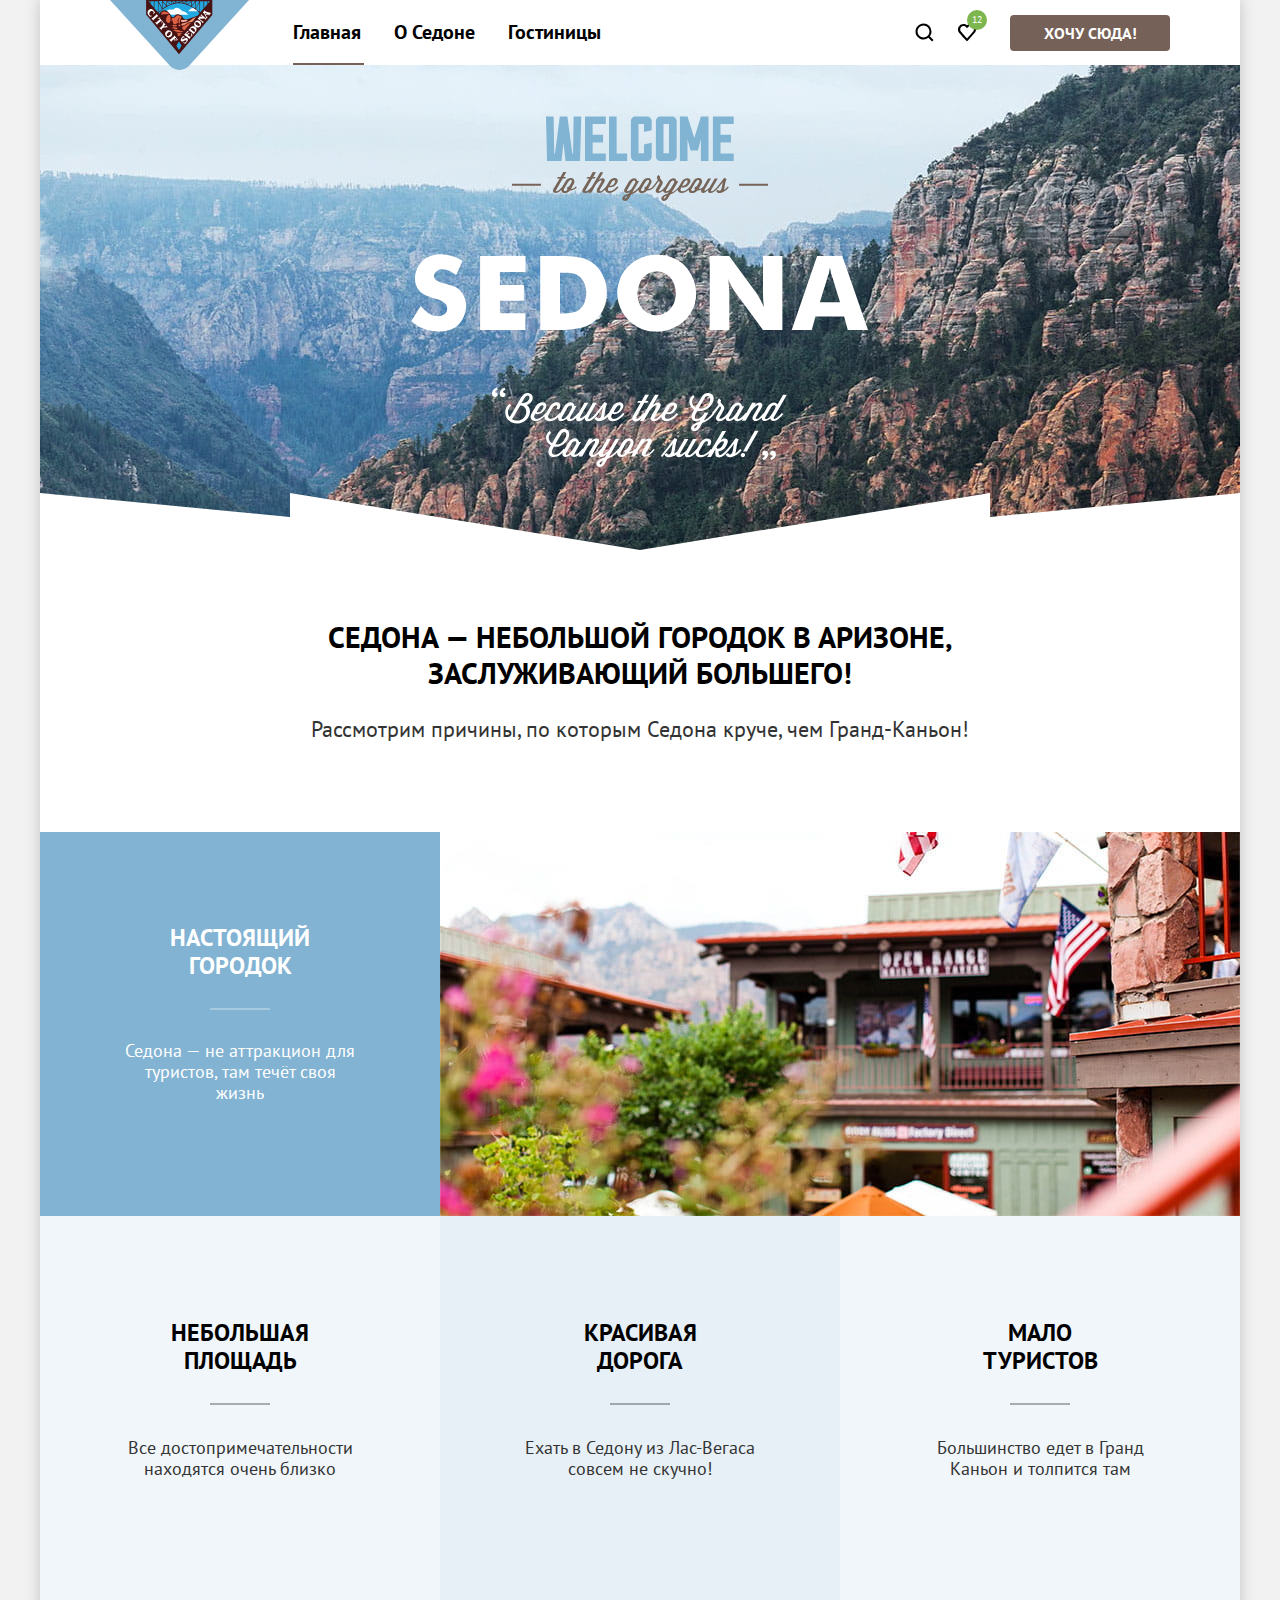
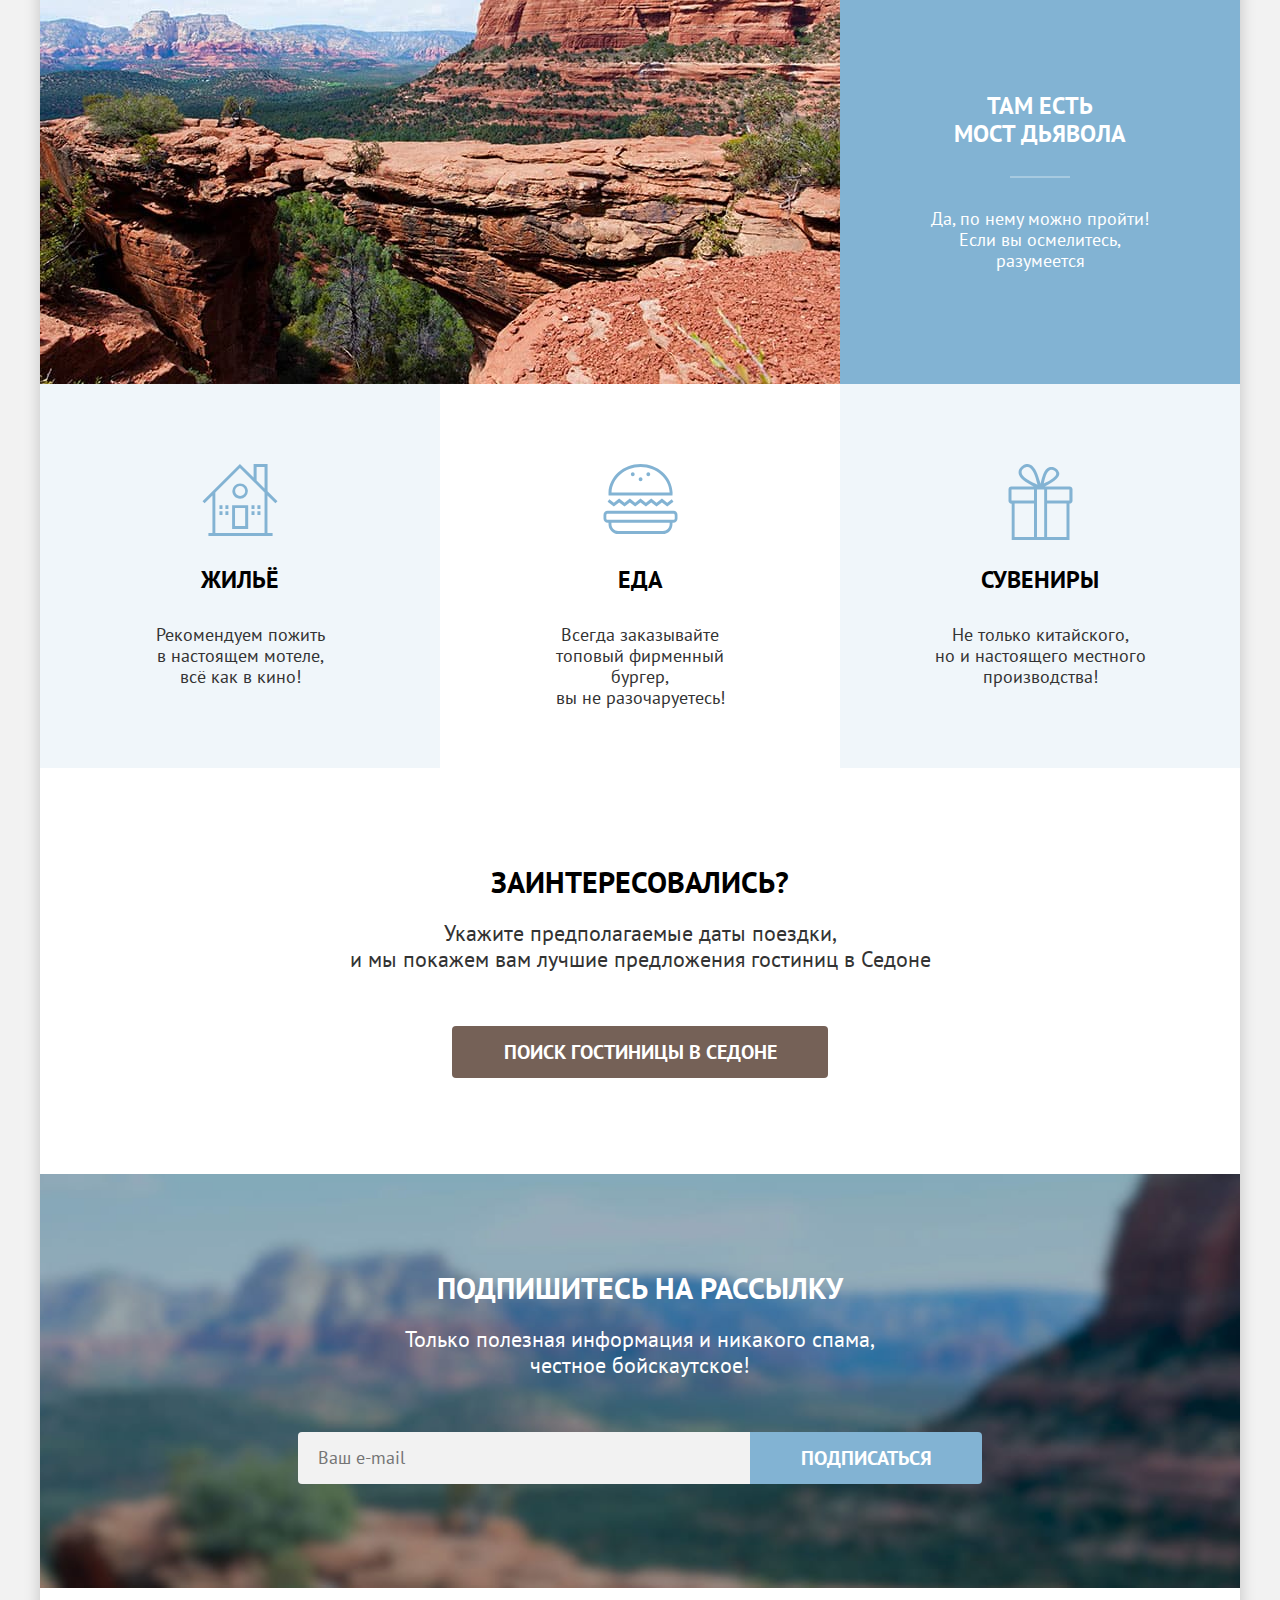
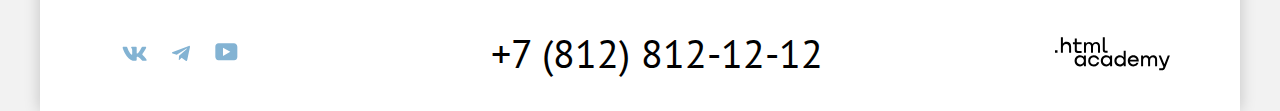
<file: index.html>
<!DOCTYPE html>
<html lang="ru">
   <head>
      <meta charset="utf-8" />
      <title>Седона</title>
      <link rel="stylesheet" href="styles/styles.css" />
      <link rel="icon" type="image/png" href="images/favicon.png" />
   </head>
   <body>
      <div class="body-wrapper">
         <header class="page-header">
            <nav class="navigation">
               <a class="navigation-logo" href="#">
               <img
                  alt="Логотип Седоны."
                  src="images/logo-small.svg"
                  width="139"
                  height="70"
                  />
               </a>
               <ul class="navigation-list">
                  <li class="navigation-item">
                     <a class="navigation-link navigation-link-current" href="#"
                        >Главная</a
                        >
                  </li>
                  <li class="navigation-item">
                     <a class="navigation-link" href="#">О Седоне</a>
                  </li>
                  <li class="navigation-item">
                     <a class="navigation-link" href="catalog.html">Гостиницы</a>
                  </li>
               </ul>
               <ul class="navigation-user">
                  <li class="navigation-user-item">
                     <a class="navigation-user-link navigation-search" href="#">
                     <span class="visually-hidden">Поиск.</span>
                     </a>
                  </li>
                  <li class="navigation-user-item">
                     <a class="navigation-user-link navigation-like" href="#">
                     <span class="visually-hidden">Избранное.</span>
                     <span class="likes-number">12</span>
                     </a>
                  </li>
               </ul>
               <button type="button" class="button header-button">Хочу сюда!</button>
            </nav>
         </header>
         <main class="main-container main-index">
            <section class="hero">
               <h1 class="visually-hidden">Город Седона.</h1>
               <img
                  class="logo"
                  alt="Welcome to the gorgeous Sedona 'because the Grand Canyon sucks'."
                  src="images/logo-welcome.svg"
                  width="458"
                  height="352"
                  />
            </section>
            <section class="advantages">
               <h2 class="advantages-title-big">
                  Седона — небольшой городок в Аризоне,<br />
                  заслуживающий большего!
               </h2>
               <p class="advantages-description">
                  Рассмотрим причины, по которым Седона круче, чем Гранд-Каньон!
               </p>
               <ul class="advantages-list">
                  <li class="advantages-item advantages-item-dark">
                     <article class="item-dark">
                        <h3 class="advantages-item-title advantages-item-title-dark">
                           Настоящий<br />
                           городок
                        </h3>
                        <p class="advantages-item-description">
                           Седона — не аттракцион для туристов, там течёт своя жизнь
                        </p>
                     </article>
                     <img
                        class="advantages-image"
                        alt="Красивый дом с флагами."
                        src="images/city-pretty-house.jpg"
                        width="800"
                        height="384"
                        />
                  </li>
                  <li class="advantages-item">
                     <h3 class="advantages-item-title advantages-item-title-medium">
                        Небольшая<br />
                        площадь
                     </h3>
                     <p class="advantages-item-description">
                        Все достопримечательности<br />
                        находятся очень близко
                     </p>
                  </li>
                  <li class="advantages-item advantages-item-medium">
                     <h3 class="advantages-item-title advantages-item-title-medium">
                        Красивая<br />
                        дорога
                     </h3>
                     <p class="advantages-item-description">
                        Ехать в Седону из Лас-Вегаса<br />
                        совсем не скучно!
                     </p>
                  </li>
                  <li class="advantages-item">
                     <h3 class="advantages-item-title advantages-item-title-medium">
                        Мало<br />
                        туристов
                     </h3>
                     <p class="advantages-item-description">
                        Большинство едет в Гранд<br />
                        Каньон и толпится там
                     </p>
                  </li>
                  <li class="advantages-item advantages-item-dark">
                     <img
                        class="advantages-image"
                        alt="Каменный мост в ущелье."
                        src="images/city-bridge.jpg"
                        width="800"
                        height="384"
                        />
                     <article class="item-dark">
                        <h3 class="advantages-item-title advantages-item-title-dark">
                           Там есть<br />
                           мост дьявола
                        </h3>
                        <p class="advantages-item-description">
                           Да, по нему можно пройти!<br />
                           Если вы осмелитесь,<br />
                           разумеется
                        </p>
                     </article>
                  </li>
               </ul>
               <ul class="advantages-special-list">
                  <li class="advantages-special-item">
                     <article>
                        <h3 class="advantages-special-title">Жильё</h3>
                        <p class="advantages-special-description">
                           Рекомендуем пожить<br />
                           в настоящем мотеле,<br />
                           всё как в кино!
                        </p>
                     </article>
                  </li>
                  <li class="advantages-special-item advantages-special-burger">
                     <h3 class="advantages-special-title">Еда</h3>
                     <p class="advantages-special-description">
                        Всегда заказывайте<br />
                        топовый фирменный бургер,<br />
                        вы не разочаруетесь!
                     </p>
                  </li>
                  <li class="advantages-special-item advantages-special-souvenir">
                     <h3 class="advantages-special-title">Сувениры</h3>
                     <p class="advantages-special-description">
                        Не только китайского,<br />
                        но и настоящего местного<br />
                        производства!
                     </p>
                  </li>
               </ul>
            </section>
            <section class="search">
               <h2 class="visually-hidden">Поиск гостиницы.</h2>
               <p class="search-title">Заинтересовались?</p>
               <p class="search-text">
                  Укажите предполагаемые даты поездки,<br />
                  и мы покажем вам лучшие предложения гостиниц в Седоне
               </p>
               <button class="search-button button" type="button">
               ПОИСК ГОСТИНИЦЫ В седоне
               </button>
            </section>
            <section class="subscribe">
               <h2 class="subscribe-title">Подпишитесь на рассылку</h2>
               <p class="subscribe-text">
                  Только полезная информация и никакого спама,<br />
                  честное бойскаутское!
               </p>
               <form
                  class="subscribe-form"
                  action="https://echo.htmlacademy.ru/"
                  method="post"
                  >
                  <label class="visually-hidden" for="subscribe-email">Email</label>
                  <input
                     class="subscribe-field"
                     placeholder="Ваш e-mail"
                     type="email"
                     name="subscribe-email"
                     id="subscribe-email"
                     required
                     />
                  <button class="subscribe-button button" type="submit">
                  Подписаться
                  </button>
               </form>
            </section>
         </main>
         <footer class="page-footer">
            <section class="footer-social">
               <h2 class="visually-hidden">Соцсети.</h2>
               <ul class="footer-social-list">
                  <li class="footer-social-item">
                     <a
                        class="footer-social-link footer-social-vk"
                        href="https://vk.com/htmlacademy"
                        >
                        <svg
                           class="footer-social-logo"
                           width="25"
                           height="15"
                           viewBox="0 0 25 15"
                           aria-hidden="true"
                           focusable="false"
                           fill="none"
                           xmlns="http://www.w3.org/2000/svg"
                           >
                           <path
                              fill-rule="evenodd"
                              clip-rule="evenodd"
                              d="M24.12 1.8c.16-.54 0-.94-.8-.94H20.7c-.67 0-.98.34-1.15.73 0 0-1.33 3.2-3.22 5.27-.61.6-.9.8-1.23.8-.16 0-.41-.2-.41-.75v-5.1c0-.66-.19-.95-.74-.95H9.82c-.42 0-.67.3-.67.59 0 .62.95.76 1.04 2.51v3.8c0 .83-.15.98-.48.98-.9 0-3.06-3.2-4.34-6.88-.25-.72-.5-1-1.18-1H1.57c-.75 0-.9.34-.9.73 0 .68.89 4.07 4.14 8.55 2.17 3.06 5.23 4.72 8 4.72 1.68 0 1.88-.37 1.88-1v-2.32c0-.74.16-.88.7-.88.38 0 1.05.19 2.6 1.66 1.79 1.75 2.08 2.54 3.08 2.54h2.63c.75 0 1.12-.37.9-1.1-.23-.72-1.08-1.77-2.2-3.02-.62-.71-1.54-1.48-1.82-1.86-.39-.5-.28-.71 0-1.15 0 0 3.2-4.42 3.54-5.93Z"
                              />
                        </svg>
                        <span class="visually-hidden">Соцсеть Вконтакте.</span>
                     </a>
                  </li>
                  <li class="footer-social-item">
                     <a
                        class="footer-social-link footer-social-tg"
                        href="https://t.me/htmlacademy"
                        >
                        <svg
                           class="footer-social-logo"
                           width="18"
                           height="16"
                           viewBox="0 0 18 16"
                           aria-hidden="true"
                           focusable="false"
                           fill="none"
                           xmlns="http://www.w3.org/2000/svg"
                           >
                           <path
                              d="M16.79.96.84 7.1c-1.09.44-1.08 1.05-.2 1.32l4.1 1.28 9.47-5.98c.44-.27.85-.13.52.17l-7.68 6.93-.28 4.22c.41 0 .6-.2.83-.41l1.99-1.94 4.13 3.06c.77.42 1.31.2 1.5-.71l2.72-12.8c.28-1.1-.43-1.61-1.16-1.28Z"
                              />
                        </svg>
                        <span class="visually-hidden">Соцсеть Телеграм.</span>
                     </a>
                  </li>
                  <li class="footer-social-item">
                     <a
                        class="footer-social-link footer-social-youtube"
                        href="https://www.youtube.com/user/htmlacademyru"
                        >
                        <svg
                           class="footer-social-logo"
                           width="23"
                           height="18"
                           viewBox="0 0 23 18"
                           aria-hidden="true"
                           focusable="false"
                           fill="none"
                           xmlns="http://www.w3.org/2000/svg"
                           >
                           <path
                              d="M18.94.36H3.51C1.65.36.33 1.95.33 3.76v10.09c0 1.91 1.32 3.5 3.18 3.5h15.65c1.64 0 3.17-1.59 3.17-3.4V3.76c-.22-1.8-1.53-3.4-3.39-3.4ZM7.99 12.89V4.82l7.34 4.04-7.34 4.03Z"
                              />
                        </svg>
                        <span class="visually-hidden">Соцсеть Ютуб.</span>
                     </a>
                  </li>
               </ul>
            </section>
            <section class="footer-phone">
               <h2 class="visually-hidden">Номер телефона.</h2>
               <a class="footer-phone-number" href="tel:+78128121212"
                  >+7 (812) 812-12-12</a
                  >
            </section>
            <section class="footer-copyright">
               <h2 class="visually-hidden">Копирайт.</h2>
               <a class="footer-link" href="https://htmlacademy.ru">
                  <svg
                     class="footer-contacts-logo"
                     width="115"
                     height="34"
                     viewBox="0 0 115 34"
                     fill="none"
                     xmlns="http://www.w3.org/2000/svg"
                     role="img"
                     aria-label="Копирайт сайта"
                     >
                     <path
                        d="M0 13.26v2.6h2.5v-2.6H0ZM11.6 4.86c-1.6 0-2.8.7-3.6 1.7h-.1V.36h-2v15.5h2v-5.3c0-2.1 1.3-3.6 3.3-3.6 1.8 0 2.9 1.4 2.9 3.2v5.7h2v-6.1c.1-3-1.8-4.9-4.5-4.9ZM26.6 5.16h-4.8v-3.7h-2v3.8h-1.9v2h1.9v6c0 1.7 1 2.7 2.7 2.7h4.1v-2h-3.7c-.7 0-1.1-.4-1.1-1.1v-5.7h4.8v-2ZM41.1 4.96c-1.6 0-2.9.8-3.5 2.1h-.1c-.6-1.2-1.8-2.1-3.4-2.1-1.4 0-2.5.8-3.1 1.8h-.1v-1.6H29v10.6h2v-5.4c0-2 1-3.5 2.6-3.5 1.5 0 2.4 1 2.4 2.6v6.3h2v-5.6c0-2.4 1.4-3.3 2.6-3.3 1.5 0 2.4 1 2.4 2.6v6.3h2v-6.5c.1-2.5-1.4-4.3-3.9-4.3ZM47.8 13.06c0 1.7 1 2.7 2.8 2.7h2v-2h-1.7c-.7 0-1.1-.4-1.1-1.1V.36h-2v12.7ZM28.9 20.06c-.9-1.1-2.2-1.8-3.9-1.8-3.1 0-5.4 2.3-5.4 5.6s2.3 5.6 5.4 5.6c1.8 0 3-.8 3.8-1.9h.1v1.6h2v-10.6h-2v1.5Zm-3.6 7.4c-2.2 0-3.6-1.6-3.6-3.6s1.4-3.6 3.6-3.6 3.6 1.6 3.6 3.6c0 1.9-1.4 3.6-3.6 3.6ZM44.2 22.36c-.5-2.4-2.6-4.1-5.4-4.1a5.4 5.4 0 0 0-5.6 5.6c0 3.1 2.2 5.6 5.6 5.6 2.8 0 4.9-1.8 5.4-4.2h-2.1a3.4 3.4 0 0 1-3.3 2.3c-2.2 0-3.6-1.6-3.6-3.6s1.4-3.6 3.6-3.6c1.6 0 2.8 1 3.3 2.2h2.1v-.2ZM55.1 20.06c-.9-1.1-2.2-1.8-3.9-1.8-3.1 0-5.4 2.3-5.4 5.6s2.3 5.6 5.4 5.6c1.8 0 3-.8 3.8-1.9h.1v1.6h2v-10.6h-2v1.5Zm-3.6 7.4c-2.2 0-3.6-1.6-3.6-3.6s1.4-3.6 3.6-3.6 3.6 1.6 3.6 3.6c0 1.9-1.5 3.6-3.6 3.6ZM68.7 20.16c-.9-1.1-2.2-1.9-3.9-1.9-3.1 0-5.4 2.3-5.4 5.6s2.2 5.6 5.4 5.6c1.7 0 3-.8 3.8-1.8h.1v1.5h2v-15.4h-2v6.4Zm-3.6 7.3c-2.2 0-3.6-1.6-3.6-3.6s1.4-3.6 3.6-3.6 3.6 1.6 3.6 3.6c-.1 2-1.5 3.6-3.6 3.6ZM78.3 18.26c-3.3 0-5.5 2.5-5.5 5.6 0 3 2.1 5.6 5.5 5.6 2.5 0 4.5-1.3 5.2-3.6h-2.1c-.5 1-1.6 1.6-3 1.6-1.9 0-3.3-1.3-3.4-2.9h8.8c.2-3.6-2-6.3-5.5-6.3Zm0 1.9c1.7 0 3 1 3.3 2.6h-6.5c.3-1.5 1.5-2.6 3.2-2.6ZM98.2 18.26c-1.6 0-2.9.8-3.6 2h-.1c-.6-1.2-1.8-2-3.4-2-1.4 0-2.5.7-3.1 1.8v-1.5h-1.9v10.6h2v-5.4c0-2 1-3.4 2.6-3.5 1.5 0 2.4 1 2.4 2.6v6.3h2v-5.6c0-2.4 1.4-3.3 2.6-3.3 1.5 0 2.4 1 2.4 2.6v6.3h2v-6.5c.1-2.6-1.4-4.4-3.9-4.4ZM109.4 27.36l-3.6-8.9h-2.2l4.8 11.6c-.3.9-.7 1.2-1.7 1.2h-2.5v2h2.5c1.8 0 2.8-.8 3.5-2.6l4.7-12.2h-2.1l-3.4 8.9Z"
                        />
                  </svg>
               </a>
            </section>
         </footer>
      </div>
      <div class="modal-container modal-container-close">
         <div class="modal modal-search">
            <h2 class="modal-title">Поиск гостиницы в Седоне</h2>
            <button class="modal-close-button" type="button">
               <svg
                  class="modal-close-icon"
                  width="15"
                  height="15"
                  viewBox="0 0 15 15"
                  xmlns="http://www.w3.org/2000/svg"
                  role="img"
                  aria-label="Кнопка закрыть"
                  >
                  <path
                     d="M14.5 1.78 13.2.5 7.49 6.2 1.79.5.48 1.8l5.7 5.7-5.7 5.7 1.3 1.3 5.7-5.7 5.7 5.7 1.3-1.3-5.7-5.7 5.7-5.7Z"
                     />
               </svg>
               <span class="visually-hidden">Кнопка закрыть.</span>
            </button>
            <form
               class="modal-form"
               action="https://echo.htmlacademy.ru/"
               method="post"
               >
               <div class="date-input-container">
                  <div class="checkin-input-container">
                     <label class="checkin-label modal-label" for="checkin-input"
                        >Дата заезда:</label
                        >
                     <input
                        class="checkin-input-field"
                        type="text"
                        id="checkin-input"
                        placeholder="Укажите дату"
                        value="27 апреля 2020"
                        required
                        />
                     <svg
                        class="calendar"
                        width="16"
                        height="15"
                        viewBox="0 0 16 15"
                        fill="none"
                        xmlns="http://www.w3.org/2000/svg"
                        role="img"
                        aria-label="Календарь"
                        >
                        <path
                           d="M5.75 10c.3 0 .5-.2.5-.5s-.2-.5-.5-.5-.5.2-.5.5.2.5.5.5Z"
                           fill="#000"
                           />
                        <path
                           d="M15 2h-2V0h-1v2H4V0H3v2H1c-.6 0-1 .4-1 1v11c0 .5.4 1 1 1h14c.5 0 1-.5 1-1V3c0-.6-.5-1-1-1Zm0 12H1V7h14v7ZM1 6V3h2v2h1V3h8v2h1V3h2v3H1Z"
                           fill="#000"
                           />
                        <path
                           d="M8 10c.3 0 .5-.2.5-.5S8.3 9 8 9s-.5.2-.5.5.2.5.5.5ZM10.25 10c.3 0 .5-.2.5-.5s-.2-.5-.5-.5-.5.2-.5.5.2.5.5.5ZM5.75 11c-.3 0-.5.2-.5.5s.2.5.5.5.5-.2.5-.5-.2-.5-.5-.5ZM3.5 10c.3 0 .5-.2.5-.5S3.8 9 3.5 9s-.5.2-.5.5.2.5.5.5ZM3.5 11c-.3 0-.5.2-.5.5s.2.5.5.5.5-.2.5-.5-.2-.5-.5-.5ZM8 11c-.3 0-.5.2-.5.5s.2.5.5.5.5-.2.5-.5-.2-.5-.5-.5ZM10.25 11c-.3 0-.5.2-.5.5s.2.5.5.5.5-.2.5-.5-.2-.5-.5-.5ZM12.5 10c.3 0 .5-.2.5-.5s-.2-.5-.5-.5-.5.2-.5.5.2.5.5.5ZM12.5 11c-.3 0-.5.2-.5.5s.2.5.5.5.5-.2.5-.5-.2-.5-.5-.5Z"
                           fill="#000"
                           />
                     </svg>
                     <span class="checkin-message modal-error"
                        >Мы не можем отправить вас в прошлое.</span
                        >
                  </div>
                  <div class="checkout-input-container">
                     <label class="checkout-label modal-label" for="checkout-input"
                        >Дата выезда:</label
                        >
                     <input
                        class="checkout-input-field"
                        type="text"
                        id="checkout-input"
                        placeholder="Укажите дату"
                        value="1 сентября 2023"
                        required
                        />
                     <svg
                        class="calendar"
                        width="16"
                        height="15"
                        viewBox="0 0 16 15"
                        fill="none"
                        xmlns="http://www.w3.org/2000/svg"
                        role="img"
                        aria-label="Календарь"
                        >
                        <path
                           d="M5.75 10c.3 0 .5-.2.5-.5s-.2-.5-.5-.5-.5.2-.5.5.2.5.5.5Z"
                           fill="#000"
                           />
                        <path
                           d="M15 2h-2V0h-1v2H4V0H3v2H1c-.6 0-1 .4-1 1v11c0 .5.4 1 1 1h14c.5 0 1-.5 1-1V3c0-.6-.5-1-1-1Zm0 12H1V7h14v7ZM1 6V3h2v2h1V3h8v2h1V3h2v3H1Z"
                           fill="#000"
                           />
                        <path
                           d="M8 10c.3 0 .5-.2.5-.5S8.3 9 8 9s-.5.2-.5.5.2.5.5.5ZM10.25 10c.3 0 .5-.2.5-.5s-.2-.5-.5-.5-.5.2-.5.5.2.5.5.5ZM5.75 11c-.3 0-.5.2-.5.5s.2.5.5.5.5-.2.5-.5-.2-.5-.5-.5ZM3.5 10c.3 0 .5-.2.5-.5S3.8 9 3.5 9s-.5.2-.5.5.2.5.5.5ZM3.5 11c-.3 0-.5.2-.5.5s.2.5.5.5.5-.2.5-.5-.2-.5-.5-.5ZM8 11c-.3 0-.5.2-.5.5s.2.5.5.5.5-.2.5-.5-.2-.5-.5-.5ZM10.25 11c-.3 0-.5.2-.5.5s.2.5.5.5.5-.2.5-.5-.2-.5-.5-.5ZM12.5 10c.3 0 .5-.2.5-.5s-.2-.5-.5-.5-.5.2-.5.5.2.5.5.5ZM12.5 11c-.3 0-.5.2-.5.5s.2.5.5.5.5-.2.5-.5-.2-.5-.5-.5Z"
                           fill="#000"
                           />
                     </svg>
                     <span class="checkout-message"
                        >На эти даты есть свободные номера. Пока есть.</span
                        >
                  </div>
               </div>
               <div class="people-number-container">
                  <div class="adults-number-container">
                     <label for="adults" class="adults-number-label">Взрослые:</label>
                     <div class="number-container">
                        <button class="minus" type="button">
                           <span class="minus-wrapper">
                              <svg
                                 xmlns="http://www.w3.org/2000/svg"
                                 width="14"
                                 height="2"
                                 fill="none"
                                 viewBox="0 0 14 2"
                                 role="img"
                                 aria-label="Кнопка минус"
                                 >
                                 <path
                                    class="minus-svg"
                                    fill="#756157"
                                    fill-opacity=".3"
                                    d="M0 0v2h14V0H0Z"
                                    />
                              </svg>
                           </span>
                           <span class="visually-hidden">Убавить число.</span>
                        </button>
                        <input
                           type="number"
                           class="adults-number"
                           id="adults"
                           value="2"
                           />
                        <button class="plus" type="button">
                           <span class="plus-wrapper">
                              <svg
                                 xmlns="http://www.w3.org/2000/svg"
                                 width="14"
                                 height="14"
                                 fill="none"
                                 viewBox="0 0 14 14"
                                 role="img"
                                 aria-label="Кнопка плюс"
                                 >
                                 <path
                                    class="plus-svg"
                                    fill="#756157"
                                    fill-opacity=".3"
                                    d="M14 6H8V0H6v6H0v2h6v6h2V8h6V6Z"
                                    />
                              </svg>
                           </span>
                           <span class="visually-hidden">Прибавить число.</span>
                        </button>
                     </div>
                  </div>
                  <div class="kids-number-container">
                     <label for="kids" class="kids-number-label">Дети:</label>
                     <button class="tooltip" type="button">
                     <span class="tooltip-message"
                        >Укажите количество детей,<br />
                     которые будут с вами, возраст которых от 6 до 18 лет. Дети до
                     6 лет размещаются бесплатно.
                     </span>
                     </button>
                     <div class="number-container">
                        <button class="minus" type="button">
                           <span class="minus-wrapper">
                              <svg
                                 xmlns="http://www.w3.org/2000/svg"
                                 width="14"
                                 height="2"
                                 fill="none"
                                 viewBox="0 0 14 2"
                                 role="img"
                                 aria-label="Кнопка минус"
                                 >
                                 <path
                                    class="minus-svg"
                                    fill="#756157"
                                    fill-opacity=".3"
                                    d="M0 0v2h14V0H0Z"
                                    />
                              </svg>
                           </span>
                           <span class="visually-hidden">Убавить число.</span>
                        </button>
                        <input type="number" class="kids-number" id="kids" value="2" />
                        <button class="plus" type="button">
                           <span class="plus-wrapper">
                              <svg
                                 xmlns="http://www.w3.org/2000/svg"
                                 width="14"
                                 height="14"
                                 fill="none"
                                 viewBox="0 0 14 14"
                                 role="img"
                                 aria-label="Кнопка плюс"
                                 >
                                 <path
                                    class="plus-svg"
                                    fill="#756157"
                                    fill-opacity=".3"
                                    d="M14 6H8V0H6v6H0v2h6v6h2V8h6V6Z"
                                    />
                              </svg>
                           </span>
                           <span class="visually-hidden">Прибавить число.</span>
                        </button>
                     </div>
                  </div>
               </div>
               <button class="button modal-button" type="submit">Найти</button>
            </form>
         </div>
      </div>
   </body>
</html>
</file>
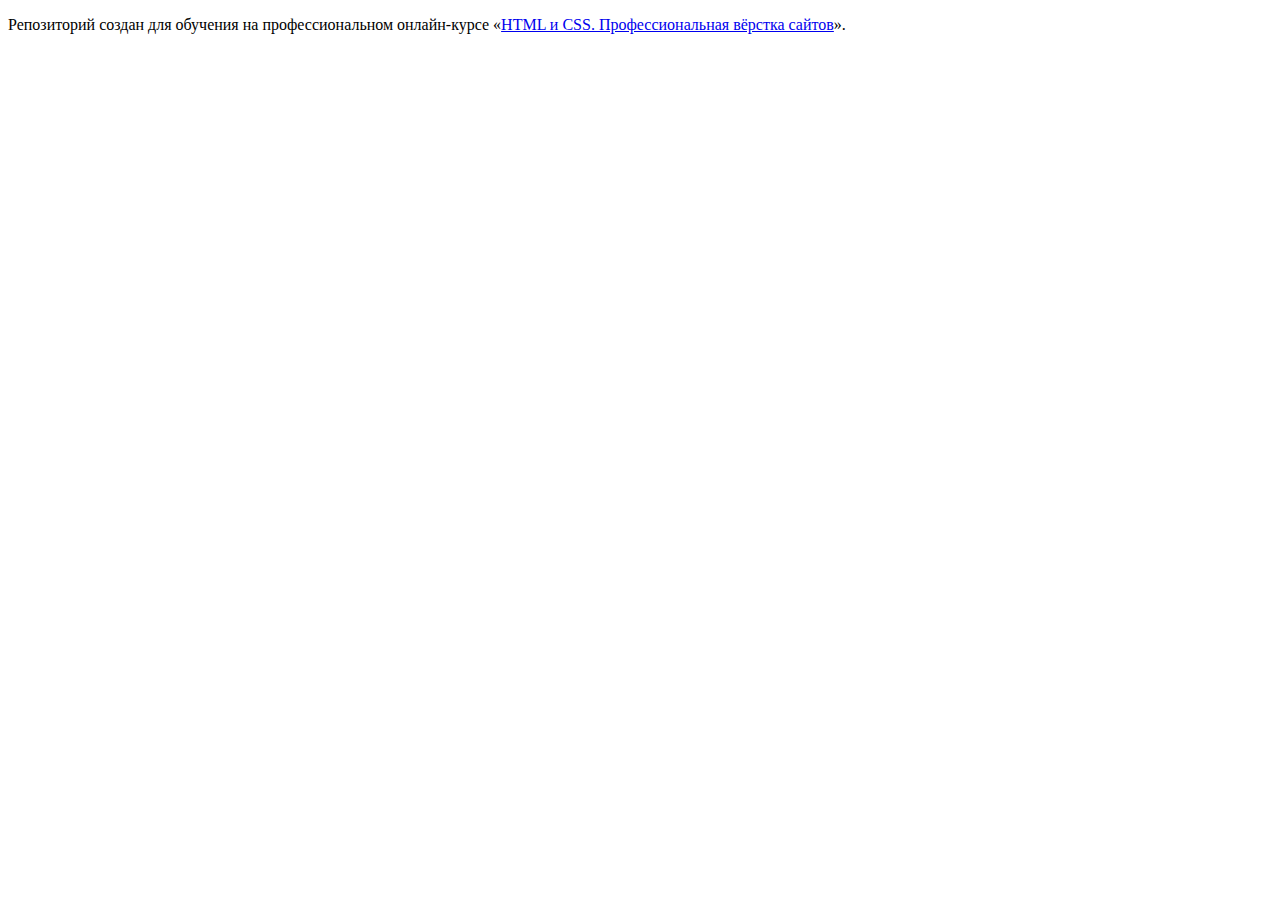
<file: 1/index.html>
<!DOCTYPE html>
<html lang="ru">
  <head>
    <meta charset="utf-8">
    <title>HTML Academy: Седона</title>
    <base href="https://htmlacademy-htmlcss.github.io/2119939-sedona-35/1/">
</head>
  <body>

    <p>Репозиторий создан для обучения на профессиональном онлайн‑курсе «<a href="https://htmlacademy.ru/intensive/htmlcss">HTML и CSS. Профессиональная вёрстка сайтов</a>».</p>

  </body>
</html>
</file>
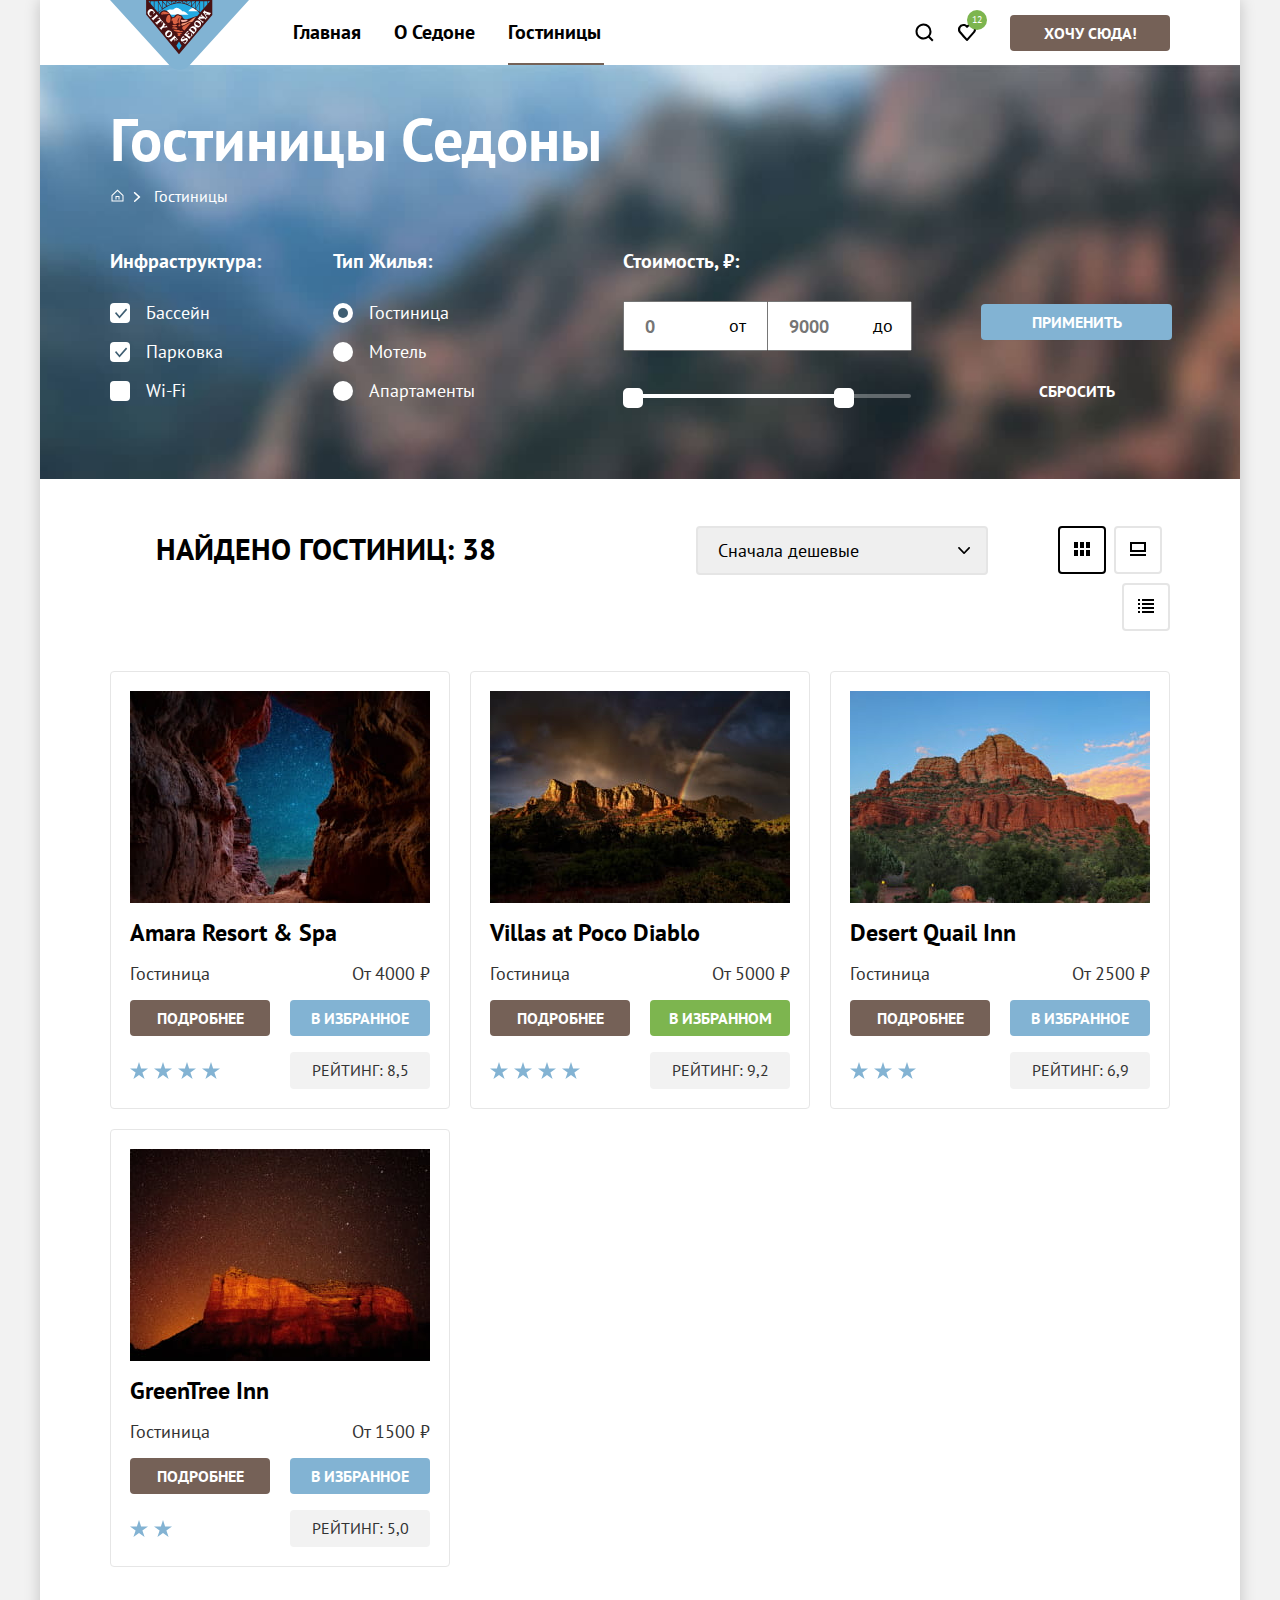
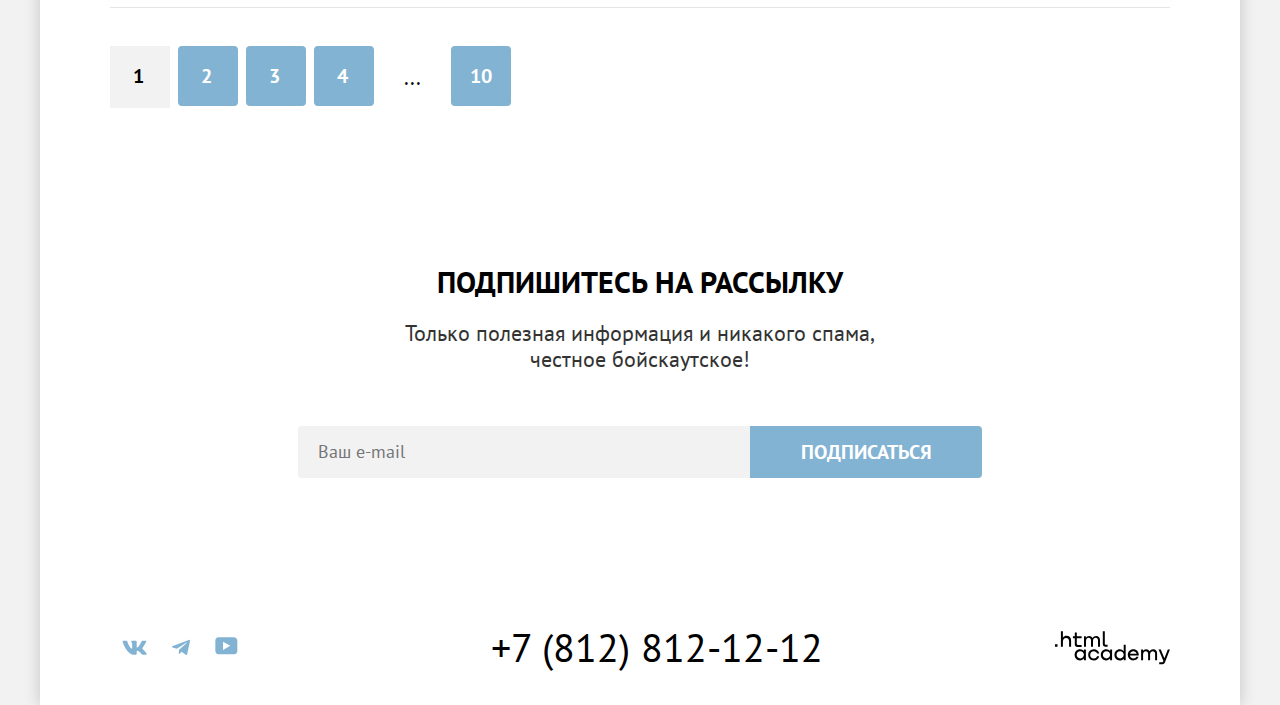
<file: catalog.html>
<!DOCTYPE html>
<html lang="ru">
   <head>
      <meta charset="utf-8" />
      <title>Каталог</title>
      <link rel="stylesheet" href="styles/styles.css" />
      <link rel="icon" type="image/png" href="images/favicon.png" />
      <!-- 32×32 -->
   </head>
   <body>
      <div class="body-wrapper">
         <header class="page-header">
            <nav class="navigation">
               <a class="navigation-logo" href="#">
               <img
                  class="navigation-logo-image"
                  alt="Логотип Седоны."
                  src="images/logo-small.svg"
                  width="139"
                  height="70"
                  />
               </a>
               <ul class="navigation-list">
                  <li class="navigation-item">
                     <a class="navigation-link" href="index.html">Главная</a>
                  </li>
                  <li class="navigation-item">
                     <a class="navigation-link" href="about.html">О Седоне</a>
                  </li>
                  <li class="navigation-item">
                     <a class="navigation-link navigation-link-current" href="#"
                        >Гостиницы</a
                        >
                  </li>
               </ul>
               <ul class="navigation-user">
                  <li class="navigation-user-item">
                     <a class="navigation-user-link navigation-search" href="#">
                     <span class="visually-hidden">Поиск.</span>
                     </a>
                  </li>
                  <li class="navigation-user-item">
                     <a class="navigation-user-link navigation-like" href="#">
                     <span class="visually-hidden">Избранное.</span>
                     <span class="likes-number">12</span>
                     </a>
                  </li>
               </ul>
               <button type="button" class="button header-button">Хочу сюда!</button>
            </nav>
         </header>
         <main class="main-hotels main-container">
            <section class="hotels-sedona">
               <h1 class="hotels-sedona-title">Гостиницы Седоны</h1>
               <ul class="breadcrumbs">
                  <li class="breadcrumbs-item">
                     <a class="breadcrumbs-link breadcrumbs-home" href="index.html">
                     <span class="visually-hidden">Главная страница.</span>
                     </a>
                  </li>
                  <li class="breadcrumbs-item">
                     <a class="breadcrumbs-link" href="#"> Гостиницы </a>
                  </li>
               </ul>
               <form
                  class="search-filter"
                  action="https://echo.htmlacademy.ru/"
                  method="get"
                  >
                  <fieldset class="search-filter-group">
                     <legend class="search-group-title">Инфраструктура:</legend>
                     <ul class="search-filter-list">
                        <li class="search-filter-item">
                           <label class="control">
                           <input
                              class="control-input visually-hidden"
                              type="checkbox"
                              name="swimmingpool"
                              checked
                              />
                           <span class="control-mark"></span>
                           Бассейн
                           </label>
                        </li>
                        <li class="search-filter-item">
                           <label class="control">
                           <input
                              class="control-input visually-hidden"
                              type="checkbox"
                              name="parking"
                              checked
                              />
                           <span class="control-mark"></span>
                           Парковка
                           </label>
                        </li>
                        <li class="search-filter-item">
                           <label class="control">
                           <input
                              class="control-input visually-hidden"
                              type="checkbox"
                              name="Wi-Fi"
                              />
                           <span class="control-mark"></span>
                           Wi-Fi
                           </label>
                        </li>
                     </ul>
                  </fieldset>
                  <fieldset class="search-filter-group">
                     <legend class="search-group-title">Тип жилья:</legend>
                     <ul class="search-filter-list">
                        <li class="search-filter-item">
                           <label class="control">
                           <input
                              class="control-input visually-hidden"
                              type="radio"
                              name="house-type-group"
                              value="hotel"
                              checked
                              />
                           <span class="control-mark"></span>
                           Гостиница
                           </label>
                        </li>
                        <li class="search-filter-item">
                           <label class="control">
                           <input
                              class="control-input visually-hidden"
                              type="radio"
                              name="house-type-group"
                              value="motel"
                              />
                           <span class="control-mark"></span>
                           Мотель
                           </label>
                        </li>
                        <li class="search-filter-item">
                           <label class="control">
                           <input
                              class="control-input visually-hidden"
                              type="radio"
                              name="house-type-group"
                              value="apartments"
                              />
                           <span class="control-mark"></span>
                           Апартаменты
                           </label>
                        </li>
                     </ul>
                  </fieldset>
                  <fieldset class="search-filter-group search-filter-group-price">
                     <legend class="search-group-title">Стоимость, ₽:</legend>
                     <div class="search-filter-number">
                        <input
                           class="search-filter-input"
                           type="number"
                           name="min"
                           placeholder="0"
                           id="from"
                           />
                        <label class="search-filter-label" for="from"> от </label>
                     </div>
                     <div class="search-filter-number">
                        <input
                           class="search-filter-input"
                           type="number"
                           name="max"
                           placeholder="9000"
                           id="till"
                           />
                        <label class="search-filter-label" for="till"> до </label>
                     </div>
                     <div class="range">
                        <div class="range-scale">
                           <div class="range-bar">
                              <button type="button" class="range-toggle toggle-min">
                              <span class="visually-hidden"
                                 >Изменить минимальную цену.</span
                                 >
                              </button>
                              <button type="button" class="range-toggle toggle-max">
                              <span class="visually-hidden"
                                 >Изменить максимальную цену.</span
                                 >
                              </button>
                           </div>
                        </div>
                     </div>
                  </fieldset>
                  <div class="search-filter-group search-filter-buttons">
                     <button class="button button-submit" type="submit">
                     Применить
                     </button>
                     <button class="button button-reset" type="reset">Сбросить</button>
                  </div>
               </form>
            </section>
            <section class="search-results">
               <h2 class="visually-hidden">Результаты поиска.</h2>
               <div class="search-results-container">
                  <span class="search-results-number"
                     >Найдено гостиниц: <span class="sorting-number">38</span></span
                     >
                  <select class="select-control" aria-label="Сортировка">
                     <option value="cheap">Сначала дешевые</option>
                     <option value="popular">Сначала популярные</option>
                     <option value="expensive">Сначала дорогие</option>
                  </select>
                  <button
                     class="button button-light button-light-current"
                     type="button"
                     >
                     <svg
                        width="16"
                        height="14"
                        aria-hidden="true"
                        focusable="false"
                        viewBox="0 0 16 14"
                        fill="none"
                        xmlns="http://www.w3.org/2000/svg"
                        >
                        <path
                           d="M4 0H0v6h4V0ZM16 0h-4v6h4V0ZM10 0H6v6h4V0ZM4 8H0v6h4V8ZM16 8h-4v6h4V8ZM10 8H6v6h4V8Z"
                           fill="#000"
                           />
                     </svg>
                     <span class="visually-hidden">Показать карточки.</span>
                  </button>
                  <button class="button button-light" type="button">
                     <svg
                        width="16"
                        height="14"
                        aria-hidden="true"
                        focusable="false"
                        viewBox="0 0 16 14"
                        fill="none"
                        xmlns="http://www.w3.org/2000/svg"
                        >
                        <path
                           d="M16 12H0v2h16v-2ZM14 2v6H2V2h12Zm2-2H0v10h16V0Z"
                           fill="#000"
                           />
                     </svg>
                     <span class="visually-hidden">Показать слайдом.</span>
                  </button>
                  <button class="button button-light" type="button">
                     <svg
                        width="16"
                        height="14"
                        aria-hidden="true"
                        focusable="false"
                        viewBox="0 0 16 14"
                        fill="none"
                        xmlns="http://www.w3.org/2000/svg"
                        >
                        <path
                           d="M2 0H0v2h2V0ZM16 0H4v2h12V0ZM2 4H0v2h2V4ZM16 4H4v2h12V4ZM2 8H0v2h2V8ZM16 8H4v2h12V8ZM2 12H0v2h2v-2ZM16 12H4v2h12v-2Z"
                           fill="#000"
                           />
                     </svg>
                     <span class="visually-hidden">Показать списком.</span>
                  </button>
               </div>
               <ul class="hotels-list">
                  <li class="hotel-card">
                     <img
                        class="hotel-card-image"
                        src="images/catalog/catalog-hotel-1.jpg"
                        alt="Звездное небо в ущелье."
                        width="300"
                        height="212"
                        />
                     <a class="hotel-card-link" href="hotel.html">
                        <h3 class="hotel-card-title">Amara Resort & Spa</h3>
                     </a>
                     <div class="hotel-card-inner">
                        <p class="hotel-card-type">Гостиница</p>
                        <p class="hotel-card-price">От 4000 ₽</p>
                        <a class="hotel-card-button button" href="#">подробнее</a>
                        <button
                           class="hotel-card-button-favourite button"
                           type="button"
                           >
                        в избранное
                        </button>
                        <p class="stars four-stars">
                           <span class="visually-hidden">Четыре звезды.</span>
                        </p>
                        <span class="hotel-card-rating">Рейтинг: 8,5</span>
                     </div>
                  </li>
                  <li class="hotel-card">
                     <img
                        class="hotel-card-image"
                        src="images/catalog/catalog-hotel-2.jpg"
                        alt="Радуга над горным массивом."
                        width="300"
                        height="212"
                        />
                     <a class="hotel-card-link" href="hotel.html">
                        <h3 class="hotel-card-title">Villas at Poco Diablo</h3>
                     </a>
                     <div class="hotel-card-inner">
                        <p class="hotel-card-type">Гостиница</p>
                        <p class="hotel-card-price">От 5000 ₽</p>
                        <a class="hotel-card-button button" href="#">подробнее</a>
                        <button
                           class="hotel-card-button-favourite button favourite"
                           type="button"
                           >
                        в избранном
                        </button>
                        <p class="stars four-stars">
                           <span class="visually-hidden">Четыре звезды.</span>
                        </p>
                        <span class="hotel-card-rating">Рейтинг: 9,2</span>
                     </div>
                  </li>
                  <li class="hotel-card">
                     <img
                        class="hotel-card-image"
                        src="images/catalog/catalog-hotel-3.jpg"
                        alt="Утёс на рассвете."
                        width="300"
                        height="212"
                        />
                     <a class="hotel-card-link" href="hotel.html">
                        <h3 class="hotel-card-title">Desert Quail Inn</h3>
                     </a>
                     <div class="hotel-card-inner">
                        <p class="hotel-card-type">Гостиница</p>
                        <p class="hotel-card-price">От 2500 ₽</p>
                        <a class="hotel-card-button button" href="#">подробнее</a>
                        <button
                           class="hotel-card-button-favourite button"
                           type="button"
                           >
                        в избранное
                        </button>
                        <p class="stars three-stars">
                           <span class="visually-hidden">Три звезды.</span>
                        </p>
                        <span class="hotel-card-rating">Рейтинг: 6,9</span>
                     </div>
                  </li>
                  <li class="hotel-card">
                     <img
                        class="hotel-card-image"
                        src="images/catalog/catalog-hotel-4.jpg"
                        alt="Скалы на фоне звёзд."
                        width="300"
                        height="212"
                        />
                     <a class="hotel-card-link" href="hotel.html">
                        <h3 class="hotel-card-title">GreenTree Inn</h3>
                     </a>
                     <div class="hotel-card-inner">
                        <p class="hotel-card-type">Гостиница</p>
                        <p class="hotel-card-price">От 1500 ₽</p>
                        <a class="hotel-card-button button" href="#">подробнее</a>
                        <button
                           class="hotel-card-button-favourite button"
                           type="button"
                           >
                        в избранное
                        </button>
                        <p class="stars two-stars">
                           <span class="visually-hidden">Две звезды.</span>
                        </p>
                        <span class="hotel-card-rating">Рейтинг: 5,0</span>
                     </div>
                  </li>
               </ul>
               <ul class="pagination">
                  <li class="pagination-item pagination-current">
                     <a class="pagination-link pagination-current" href="#">1</a>
                  </li>
                  <li class="pagination-item">
                     <a class="pagination-link" href="#">2</a>
                  </li>
                  <li class="pagination-item">
                     <a class="pagination-link" href="#">3</a>
                  </li>
                  <li class="pagination-item">
                     <a class="pagination-link" href="#">4</a>
                  </li>
                  <li class="pagination-item pagination-disabled">...</li>
                  <li class="pagination-item">
                     <a class="pagination-link" href="#">10</a>
                  </li>
               </ul>
            </section>
            <section class="subscribe-inner">
               <h2 class="subscribe-title-inner">Подпишитесь на рассылку</h2>
               <p class="subscribe-text-inner">
                  Только полезная информация и никакого спама,<br />
                  честное бойскаутское!
               </p>
               <form
                  class="subscribe-form-inner"
                  action="https://echo.htmlacademy.ru/"
                  method="post"
                  >
                  <label class="visually-hidden" for="subscribe-email-inner"
                     >Email</label
                     >
                  <input
                     class="subscribe-field"
                     placeholder="Ваш e-mail"
                     type="email"
                     name="subscribe-email"
                     id="subscribe-email-inner"
                     required
                     />
                  <button class="subscribe-button button" type="submit">
                  Подписаться
                  </button>
               </form>
            </section>
         </main>
         <footer class="page-footer">
            <section class="footer-social">
               <h2 class="visually-hidden">Соцсети.</h2>
               <ul class="footer-social-list">
                  <li class="footer-social-item">
                     <a class="footer-social-link" href="https://vk.com/htmlacademy">
                        <svg
                           class="footer-social-logo"
                           width="25"
                           height="15"
                           viewBox="0 0 25 15"
                           aria-hidden="true"
                           focusable="false"
                           fill="none"
                           xmlns="http://www.w3.org/2000/svg"
                           >
                           <path
                              fill-rule="evenodd"
                              clip-rule="evenodd"
                              d="M24.12 1.8c.16-.54 0-.94-.8-.94H20.7c-.67 0-.98.34-1.15.73 0 0-1.33 3.2-3.22 5.27-.61.6-.9.8-1.23.8-.16 0-.41-.2-.41-.75v-5.1c0-.66-.19-.95-.74-.95H9.82c-.42 0-.67.3-.67.59 0 .62.95.76 1.04 2.51v3.8c0 .83-.15.98-.48.98-.9 0-3.06-3.2-4.34-6.88-.25-.72-.5-1-1.18-1H1.57c-.75 0-.9.34-.9.73 0 .68.89 4.07 4.14 8.55 2.17 3.06 5.23 4.72 8 4.72 1.68 0 1.88-.37 1.88-1v-2.32c0-.74.16-.88.7-.88.38 0 1.05.19 2.6 1.66 1.79 1.75 2.08 2.54 3.08 2.54h2.63c.75 0 1.12-.37.9-1.1-.23-.72-1.08-1.77-2.2-3.02-.62-.71-1.54-1.48-1.82-1.86-.39-.5-.28-.71 0-1.15 0 0 3.2-4.42 3.54-5.93Z"
                              />
                        </svg>
                        <span class="visually-hidden">Соцсеть Вконтакте.</span>
                     </a>
                  </li>
                  <li class="footer-social-item">
                     <a class="footer-social-link" href="https://t.me/htmlacademy">
                        <svg
                           class="footer-social-logo"
                           width="18"
                           height="16"
                           viewBox="0 0 18 16"
                           aria-hidden="true"
                           focusable="false"
                           fill="none"
                           xmlns="http://www.w3.org/2000/svg"
                           >
                           <path
                              d="M16.79.96.84 7.1c-1.09.44-1.08 1.05-.2 1.32l4.1 1.28 9.47-5.98c.44-.27.85-.13.52.17l-7.68 6.93-.28 4.22c.41 0 .6-.2.83-.41l1.99-1.94 4.13 3.06c.77.42 1.31.2 1.5-.71l2.72-12.8c.28-1.1-.43-1.61-1.16-1.28Z"
                              />
                        </svg>
                        <span class="visually-hidden">Соцсеть Телеграм.</span>
                     </a>
                  </li>
                  <li class="footer-social-item">
                     <a
                        class="footer-social-link"
                        href="https://www.youtube.com/user/htmlacademyru"
                        >
                        <svg
                           class="footer-social-logo"
                           width="23"
                           height="18"
                           viewBox="0 0 23 18"
                           aria-hidden="true"
                           focusable="false"
                           fill="none"
                           xmlns="http://www.w3.org/2000/svg"
                           >
                           <path
                              d="M18.94.36H3.51C1.65.36.33 1.95.33 3.76v10.09c0 1.91 1.32 3.5 3.18 3.5h15.65c1.64 0 3.17-1.59 3.17-3.4V3.76c-.22-1.8-1.53-3.4-3.39-3.4ZM7.99 12.89V4.82l7.34 4.04-7.34 4.03Z"
                              />
                        </svg>
                        <span class="visually-hidden">Соцсеть Ютуб.</span>
                     </a>
                  </li>
               </ul>
            </section>
            <section class="footer-phone">
               <h2 class="visually-hidden">Номер телефона.</h2>
               <a class="footer-phone-number" href="tel:+78128121212"
                  >+7 (812) 812-12-12</a
                  >
            </section>
            <section class="footer-copyright">
               <h2 class="visually-hidden">Копирайт.</h2>
               <a class="footer-link" href="https://htmlacademy.ru">
                  <svg
                     class="footer-contacts-logo"
                     width="115"
                     height="34"
                     viewBox="0 0 115 34"
                     fill="none"
                     xmlns="http://www.w3.org/2000/svg"
                     role="img"
                     aria-label="Копирайт сайта"
                     >
                     <path
                        d="M0 13.26v2.6h2.5v-2.6H0ZM11.6 4.86c-1.6 0-2.8.7-3.6 1.7h-.1V.36h-2v15.5h2v-5.3c0-2.1 1.3-3.6 3.3-3.6 1.8 0 2.9 1.4 2.9 3.2v5.7h2v-6.1c.1-3-1.8-4.9-4.5-4.9ZM26.6 5.16h-4.8v-3.7h-2v3.8h-1.9v2h1.9v6c0 1.7 1 2.7 2.7 2.7h4.1v-2h-3.7c-.7 0-1.1-.4-1.1-1.1v-5.7h4.8v-2ZM41.1 4.96c-1.6 0-2.9.8-3.5 2.1h-.1c-.6-1.2-1.8-2.1-3.4-2.1-1.4 0-2.5.8-3.1 1.8h-.1v-1.6H29v10.6h2v-5.4c0-2 1-3.5 2.6-3.5 1.5 0 2.4 1 2.4 2.6v6.3h2v-5.6c0-2.4 1.4-3.3 2.6-3.3 1.5 0 2.4 1 2.4 2.6v6.3h2v-6.5c.1-2.5-1.4-4.3-3.9-4.3ZM47.8 13.06c0 1.7 1 2.7 2.8 2.7h2v-2h-1.7c-.7 0-1.1-.4-1.1-1.1V.36h-2v12.7ZM28.9 20.06c-.9-1.1-2.2-1.8-3.9-1.8-3.1 0-5.4 2.3-5.4 5.6s2.3 5.6 5.4 5.6c1.8 0 3-.8 3.8-1.9h.1v1.6h2v-10.6h-2v1.5Zm-3.6 7.4c-2.2 0-3.6-1.6-3.6-3.6s1.4-3.6 3.6-3.6 3.6 1.6 3.6 3.6c0 1.9-1.4 3.6-3.6 3.6ZM44.2 22.36c-.5-2.4-2.6-4.1-5.4-4.1a5.4 5.4 0 0 0-5.6 5.6c0 3.1 2.2 5.6 5.6 5.6 2.8 0 4.9-1.8 5.4-4.2h-2.1a3.4 3.4 0 0 1-3.3 2.3c-2.2 0-3.6-1.6-3.6-3.6s1.4-3.6 3.6-3.6c1.6 0 2.8 1 3.3 2.2h2.1v-.2ZM55.1 20.06c-.9-1.1-2.2-1.8-3.9-1.8-3.1 0-5.4 2.3-5.4 5.6s2.3 5.6 5.4 5.6c1.8 0 3-.8 3.8-1.9h.1v1.6h2v-10.6h-2v1.5Zm-3.6 7.4c-2.2 0-3.6-1.6-3.6-3.6s1.4-3.6 3.6-3.6 3.6 1.6 3.6 3.6c0 1.9-1.5 3.6-3.6 3.6ZM68.7 20.16c-.9-1.1-2.2-1.9-3.9-1.9-3.1 0-5.4 2.3-5.4 5.6s2.2 5.6 5.4 5.6c1.7 0 3-.8 3.8-1.8h.1v1.5h2v-15.4h-2v6.4Zm-3.6 7.3c-2.2 0-3.6-1.6-3.6-3.6s1.4-3.6 3.6-3.6 3.6 1.6 3.6 3.6c-.1 2-1.5 3.6-3.6 3.6ZM78.3 18.26c-3.3 0-5.5 2.5-5.5 5.6 0 3 2.1 5.6 5.5 5.6 2.5 0 4.5-1.3 5.2-3.6h-2.1c-.5 1-1.6 1.6-3 1.6-1.9 0-3.3-1.3-3.4-2.9h8.8c.2-3.6-2-6.3-5.5-6.3Zm0 1.9c1.7 0 3 1 3.3 2.6h-6.5c.3-1.5 1.5-2.6 3.2-2.6ZM98.2 18.26c-1.6 0-2.9.8-3.6 2h-.1c-.6-1.2-1.8-2-3.4-2-1.4 0-2.5.7-3.1 1.8v-1.5h-1.9v10.6h2v-5.4c0-2 1-3.4 2.6-3.5 1.5 0 2.4 1 2.4 2.6v6.3h2v-5.6c0-2.4 1.4-3.3 2.6-3.3 1.5 0 2.4 1 2.4 2.6v6.3h2v-6.5c.1-2.6-1.4-4.4-3.9-4.4ZM109.4 27.36l-3.6-8.9h-2.2l4.8 11.6c-.3.9-.7 1.2-1.7 1.2h-2.5v2h2.5c1.8 0 2.8-.8 3.5-2.6l4.7-12.2h-2.1l-3.4 8.9Z"
                        />
                  </svg>
               </a>
            </section>
         </footer>
      </div>
   </body>
</html>
</file>
<file: styles/styles.css>
@font-face {
  font-family: "PT Sans";
  font-weight: 400;
  font-style: normal;
  src: url("../fonts/ptsans-400.woff2") format("woff2");
  font-display: swap;
}

@font-face {
  font-family: "PT Sans";
  font-weight: 700;
  font-style: normal;
  src: url("../fonts/ptsans-700.woff2") format("woff2");
  font-display: swap;
}

html {
  height: 100%;
}

body {
  font-family: "PT Sans", "Arial", sans-serif;
  font-weight: 400;
  font-size: 22px;
  line-height: 26px;
  display: flex;
  flex-direction: column;
  min-height: 100%;
  min-width: 1200px;
  background-color: #F2F2F2;
  color: #333333;
  margin: 0;
}

.visually-hidden {
  position: absolute;
  width: 1px;
  height: 1px;
  margin: -1px;
  padding: 0;
  border: 0;
  clip: rect(0 0 0 0);
  overflow: hidden;
}

.body-wrapper {
  background-color: #FFFFFF;
  margin: 0 auto;
  width: 1200px;
  box-shadow: 0 0 15px #00000033;
  display: flex;
  flex-direction: column;
  flex-grow: 1;
}

.main-container {
  flex-grow: 1;
}

.page-header {
  background-color: #FFFFFF;
  color: #000000;
  padding-right: 65px;
  padding-left: 70px;
}

.navigation {
  display: flex;
  flex-wrap: wrap;
}

.navigation-logo {
  margin-right: 44px;
  z-index: 0;
  height: 64px;
}

.navigation-list {
  display: flex;
  flex-wrap: wrap;
  list-style-type: none;
  margin: 0;
  padding: 0;
  max-width: 400px;
}

.navigation-link {
  display: block;
  font-weight: 700;
  color: #000000;
  font-size: 20px;
  line-height: 24px;
  background-color: #FFFFFF;
  text-decoration: none;
  padding: 20px 3px 19px 0;
  box-sizing: border-box;
}

.navigation-link-current {
  border-bottom: 2px solid #756257;
  ;
}

.navigation-item {
  margin-right: 30px;
}


.navigation-item a:hover,
.navigation-user-item a:hover {
  opacity: 0.6;
}

.navigation-item a:focus-visible,
.navigation-user-item a:focus-visible,
.navigation-logo a:focus-visible {
  outline: 3px solid #83B3D3;
}

.navigation-item a:focus,
.navigation-user-item a:focus,
.navigation-logo a:focus-visible {
  outline: 3px solid #83B3D3;
}

.navigation-item a:active,
.navigation-user-item a:active {
  opacity: 0.3;
}

.navigation-user {
  display: flex;
  flex-wrap: wrap;
  margin-top: 0;
  margin-left: auto;
  margin-right: 20px;
  margin-bottom: 0;
  list-style-type: none;
  padding: 0;
}

.navigation-user-item {
  margin-right: 3px;
}

.navigation-user-link {
  display: block;
  position: relative;
  font-weight: 700;
  color: #000000;
  font-size: 20px;
  line-height: 24px;
  background-color: #FFFFFF;
  text-decoration: none;
  min-width: 40px;
  min-height: 64px;
}


.navigation-search {
  cursor: pointer;
  background-image: url('../images/search-icon.svg');
  background-repeat: no-repeat;
  background-position: center;
}

.navigation-like {
  cursor: pointer;
  background-image: url('../images/likes-icon.svg');
  background-repeat: no-repeat;
  background-position: center;
}

.likes-number {
  position: absolute;
  transform: translate(20px, 10px);
  padding: 5px;
  border-radius: 50%;
  border: 0;
  font-size: 10px;
  font-weight: 400;
  line-height: 10px;
  color: #FFFFFF;
  background-color: #7DB54F;
  z-index: 1;
}


.button {
  display: inline-block;
  font-weight: 700;
  font-size: 16px;
  line-height: 20px;
  font-family: inherit;
  background-color: #756157;
  color: #FFFFFF;
  text-transform: uppercase;
  border-radius: 4px;
  border: none;
  text-decoration: none;
  cursor: pointer;
  text-align: center;
}

.header-button {
  padding: 8px 20px;
  margin-top: 14px;
  margin-right: 5px;
  margin-bottom: 14px;
  width: 160px;
  align-self: center;
}


.button:hover,
.button:focus,
.hotel-card-button:hover,
.hotel-card-button:focus {
  background-color: #615048;
}

.button:active,
.hotel-card-button:active {
  background-color: #756157;
  color: #ffffff4d
}

.button:disabled,
.subscribe-button:disables,
.favourite:disabled,
.button-submit:disabled {
  background-color: #E5E5E5;
}



.main-index {
  background-color: #FFFFFF;
  color: #333333;
}

.hero {
  background-image: url("../images/mask-logo.svg"), url("../images/index-background.jpg");
  background-position: center bottom, center;
  background-size: 100% auto;
  background-repeat: no-repeat, no-repeat;
  background-color: #756157;
  color: #FFFFFF;
  min-height: 485px;
}

.logo {
  display: block;
  margin: 0 auto;
  padding-top: 51px;
}

.advantages,
.search,
.subscribe {
  text-align: center;
}


.advantages-title-big {
  font-weight: 700;
  font-size: 30px;
  line-height: 36px;
  text-transform: uppercase;
  color: #000000;
  padding-top: 69px;
  padding-left: 20px;
  padding-right: 20px;
  margin: 0;
}

.advantages-description {
  padding-top: 25px;
  margin: 0;
  padding-bottom: 90px;
}

.advantages-list {
  display: grid;
  grid-template-columns: repeat(3, 400px);
  list-style-type: none;
  margin: 0;
  padding: 0;
}

.item-dark {
  min-width: 400px;
}

.advantages-item {
  background-color: #83B3D31F;
  min-height: 384px;
  text-align: center;
}

.advantages-item-description {
  padding: 30px 85px;
  margin: 0;
  font-size: 18px;
  line-height: 21px;
  text-align: center;
}

.advantages-image {
  display: block;
  margin: 0;
}

.advantages-item-dark {
  background-color: #82B3D3;
  color: #FFFFFF;
  width: 100%;
  grid-column: 1/-1;
  justify-self: flex-start;
  display: flex;
  justify-content: space-between;
}


.advantages-item-medium {
  background-color: #83b3d333;
}

.advantages-item-title,
.advantages-special-title {
  font-size: 24px;
  line-height: 28px;
  text-transform: uppercase;
  color: #000000;
  margin: 0;
}

.advantages-item-title {
  padding: 103px 20px 0 20px;
}

.advantages-item-title-dark {
  color: #FFFFFF;
  padding-top: 92px;
  padding-bottom: 30px;
  margin: 0 auto;
  position: relative;
  text-align: center;
}

.advantages-item-title-dark::after {
  position: absolute;
  bottom: -30px;
  left: 170px;
  width: 60px;
  height: 2px;
  margin-bottom: 30px;
  background-color: #ffffff4d;
  content: "";
}

.advantages-item-title-medium {
  position: relative;
  margin-bottom: 32px;
}

.advantages-item-title-medium::after {
  position: absolute;
  bottom: -30px;
  left: 170px;
  width: 60px;
  height: 2px;
  background-color: #0000004d;
  content: "";
}

.advantages-special-list {
  display: flex;
  flex-wrap: wrap;
  justify-content: flex-start;
  list-style-type: none;
  margin: 0;
  padding: 0;
}


.advantages-special-item {
  background-color: #83b3d31f;
  background-image: url('../images/house-icon.svg');
  background-repeat: no-repeat;
  background-position-x: center;
  background-position-y: 80px;
  width: 400px;
  min-height: 384px;
}

.advantages-special-burger {
  background-color: #FFFFFF;
  background-image: url('../images/hamburger-icon.svg');
  background-repeat: no-repeat;
}

.advantages-special-souvenir {
  background-image: url('../images/present-icon.svg');
  background-repeat: no-repeat;
}

.advantages-special-title {
  padding-top: 182px;
  padding-left: 85px;
  padding-right: 85px;
  margin: 0;
}


.advantages-special-description {
  font-size: 18px;
  line-height: 21px;
  padding: 30px 85px 30px 85px;
  margin: 0;
  text-align: center;
}

.search-title {
  font-weight: 700;
  font-size: 30px;
  line-height: 36px;
  text-transform: uppercase;
  color: #000000;
  padding: 96px 20px 20px 20px;
  margin: 0;
}

.search-text {
  margin: 0;
  padding-bottom: 54px;
}

.search-button {
  width: 376px;
  padding: 8px 50px;
  margin-bottom: 96px;
  min-height: 52px;
  font-weight: 700;
  font-size: 20px;
  line-height: 36px;
}

.subscribe {
  background-image: url('../images/background-subscribe.jpg');
  background-size: cover;
  background-repeat: no-repeat;
  background-position: center;
  background-color: #82B3D3;
  color: #FFFFFF;
}

.subscribe-button {
  background-color: #82B3D3;
  font-weight: 700;
  font-size: 20px;
  line-height: 36px;
  width: 232px;
  border-radius: 0 4px 4px 0;
}

.subscribe-button:hover,
.subscribe-button:focus,
.hotel-card-button-favourite:hover,
.hotel-card-button-favourite:focus,
.button-submit:hover,
.button-submit:focus,
.modal-button:hover,
.modal-button:focus {
  background-color: #68A2CA;
  border: none;
  outline: none;
}

.subscribe-button:focus-visible,
.hotel-card-button-favourite:focus-visible,
.button-submit:focus-visible,
.modal-button:focus-visible {
  outline: 3px solid #83B3D3;
}


.subscribe-button:active,
.hotel-card-button-favourite:active,
.button-submit:active,
.modal-button:active {
  background-color: #82B3D3;
  color: #ffffff4d;
}


.subscribe-title {
  margin-top: 0;
  margin-bottom: 20px;
  padding: 96px 30px 0 30px;
  text-transform: uppercase;
  font-weight: 700;
  font-size: 30px;
  line-height: 36px;
}

.subscribe-text {
  margin-top: 0;
  margin-bottom: 54px;
}

.subscribe-form {
  display: flex;
  justify-content: center;
  padding-bottom: 104px;
}

.subscribe-field {
  background-color: #F2F2F2;
  font-size: 18px;
  line-height: 24px;
  font-family: inherit;
  background: #F2F2F2;
  border-radius: 4px 0 0 4px;
  border: transparent;
  width: 452px;
  box-sizing: border-box;
  padding-left: 20px;
  padding-top: 14px;
  padding-bottom: 14px;
}

.page-footer {
  display: flex;
  min-height: 40px;
  padding: 45px 70px 35px 82px;
  justify-content: space-between;
}

.footer-social {
  min-width: 141px;
  max-width: 250px;
}

.footer-social-list {
  display: flex;
  flex-wrap: wrap;
  list-style-type: none;
  padding: 0;
  margin: 0;
  padding-top: 7px;
}

.footer-social-link {
  width: 24px;
  height: 17px;
  margin-right: 25px;
  margin-bottom: 10px;
}

.footer-copyright {
  padding-top: 4px;
}


.footer-social-logo {
  fill: #83B3D3;
}

.footer-social-logo:hover {
  fill: #68A2CA;
}

.footer-social-logo:focus {
  fill: #68A2CA;
}

.footer-social-link:focus-visible {
  outline: 3px solid #83B3D3;
}

.footer-social-logo:active {
  fill: #68a2ca4d;
}

.footer-social-item:nth-child(3n) {
  margin-right: 0;
}

.footer-phone {
  text-align: center;
  max-width: 400px;
}


.footer-phone-number {
  font-size: 40px;
  line-height: 40px;
  text-align: center;
  text-transform: uppercase;
  color: #000000;
  text-decoration: none;
  padding-left: 25px;
  padding-right: 30px;
}

.footer-phone-number:hover {
  color: #756157;
}

.footer-phone-number:focus {
  color: #756157;
}

.footer-phone-number:focus-visible {
  outline: 3px solid #756157;
}

.footer-phone-number:active {
  color: #7561574d;
}

.footer-contacts-logo {
  fill: #000000;
}

.footer-contacts-logo:hover {
  fill: #756157;
}

.footer-contacts-logo:focus {
  fill: #756157;
}

.footer-contacts-logo:active {
  fill: #7561574d;
}

.footer-link:focus-visible {
  outline: 3px solid #756157;
}

.hotels-sedona {
  background-image: url("../images/catalog-background.jpg");
  background-size: cover;
  background-repeat: no-repeat;
  background-position: center;
  background-color: #756157;
  color: #FFFFFF;
  padding-top: 35px;
}

.hotels-sedona-title {
  font-weight: 700;
  font-size: 60px;
  line-height: 78px;
  margin: 0;
  padding: 0 70px;
}

.breadcrumbs {
  list-style-type: none;
  display: flex;
  margin: 5px auto 40px 71px;
  padding: 0;
  flex-wrap: wrap;
  font-size: 16px;
  justify-content: start;
  align-items: center;
}

.breadcrumbs-link {
  color: inherit;
  text-decoration: none;
}

.breadcrumbs-item {
  position: relative;
  margin-right: 28px;
  list-style-type: none;
}

.breadcrumbs-item::before {
  position: absolute;
  top: 10px;
  right: -20px;
  width: 8px;
  height: 10px;
  background-image: url(../images/breadcrumbs-arrow.svg);
  background-repeat: no-repeat;
  background-position: center;
  content: "";
}

.breadcrumbs-home {
  display: block;
  width: 15px;
  height: 15px;
  background-image: url("../images/breadcrumbs-home.svg");
  background-repeat: no-repeat;
}

.breadcrumbs-item:first-child::before {
  position: absolute;
  top: 3px;
  right: -15px;
  width: 8px;
  height: 10px;
  background-image: url(../images/breadcrumbs-arrow.svg);
  background-repeat: no-repeat;
  background-position: center;
  content: "";
}

.breadcrumbs-item:last-child::before {
  content: none;
}

.breadcrumbs-link:focus-visible,
.breadcrumbs-item:focus-visible {
  outline: 3px solid #83B3D3;
  border-radius: 3px;
}

.breadcrumbs-link:focus,
.breadcrumbs-item:focus {
  outline: 3px solid #83B3D3;
  border-radius: 3px;
}

.breadcrumbs-link:hover {
  opacity: 0.6;
}

.breadcrumbs-link:active {
  opacity: 0.3;
}


.search-filter {
  display: flex;
  flex-wrap: wrap;
  min-height: 230px;
  margin-top: 35px;

}

.search-filter-group {
  border: none;
  padding: 0 0 0 70px;
  margin: 0;
}

.search-filter-group-price {
  display: grid;
  grid-template-columns: 144px 144px;
  padding-left: 148px;

}

.search-filter-list {
  list-style-type: none;
  padding-bottom: 32px;
  padding-left: 0;
  margin: 0;
}

.search-filter-item {
  margin-bottom: 16px;
}

.search-group-title {
  font-weight: 700;
  font-size: 20px;
  line-height: 24px;
  text-transform: capitalize;
  margin-bottom: 28px;
  padding-left: 0;
}

.control {
  position: relative;
  display: block;
  padding-left: 36px;
  font-size: 18px;
  line-height: 23px;
}

.control-mark {
  position: absolute;
  top: 2px;
  left: 0;
  width: 20px;
  height: 20px;
  background-color: #FFFFFF;
  border: none;
  border-radius: 4px;
}


.control-input[type="checkbox"]:checked + .control-mark::after {
  position: absolute;
  background-image: url('../images/tick-icon.svg');
  background-position: 100%;
  background-repeat: no-repeat;
  background-color: inherit;
  top: 2px;
  left: 2px;
  width: 16px;
  height: 16px;
  content: "";
}

.control:hover .control-mark {
  box-shadow: 0 4px 10px #00000040;
}

.control-input[type="checkbox"]:disabled + .control-mark {
  border-color: #E6E6E6;
}

.control-input[type="radio"]:disabled + .control-mark {
  border-color: #E6E6E6;
}

.control-input[type="radio"] + .control-mark {
  border-radius: 50%;
}


.control-input[type="radio"]:checked + .control-mark::before {
  position: absolute;
  top: 5px;
  left: 5px;
  width: 10px;
  height: 10px;
  background-color: #3F5E72;
  border-radius: 50%;
  content: "";
}

.control-input:hover + .control-mark {
  background-color: #E6E6E6;
}

.control-input:focus + .control-mark {
  outline: 2px solid #82B3D3;
}

.control-input[type="radio"]:focus-visible + .control-mark {
  outline: 2px solid #82B3D3;
}

.control-input[type="radio"]:focus + .control-mark {
  outline: 2px solid #82B3D3;
}

.control-input[type="radio"]:focus-visible {
  outline: 2px solid #82B3D3;
}

.control-input[type="radio"]:focus {
  outline: 2px solid #82B3D3;
}

.control-input:focus-visible + .control-mark {
  outline: 2px solid #82B3D3;
}


.control-input:active + .control-mark {
  background-color: #95a9bc;
}

.search-filter-number {
  display: grid;
  grid-template-columns: 106px 37px;
  height: 48px;
  margin-bottom: -20px;
}

.search-filter-input {
  grid-row: 1/-1;
  grid-column: 1/3;
  font-weight: 700;
  font-size: 18px;
  font-family: inherit;
  line-height: 24px;
  width: 145px;
  height: 50px;
  padding: 12px 20px;
  box-sizing: border-box;
}

.search-filter-input::-webkit-outer-spin-button,
.search-filter-input::-webkit-inner-spin-button {
  appearance: none;
  margin: 0;
}

.search-filter-input {
  -moz-appearance: textfield;
}

.search-filter-input:hover,
.subscribe-field:hover {
  background-color: #E6E6E6;
}

.search-filter-input:focus,
.subscribe-field:focus {
  background-color: #E6E6E6;
  outline: 3px solid #83B3D3;
  border-radius: 4px 0 0 4px;
}

.search-filter-input:active,
.subscribe-field:active {
  background-color: #F2F2F2;
  outline: 2px solid #000000;
  border-radius: 4px 0 0 4px;
}

.search-filter-label {
  grid-row: 1 / -1;
  grid-column: 2/3;
  color: #000000;
  font-size: 18px;
  line-height: 24px;
  justify-self: start;
  align-self: center;
}

.range {
  grid-column-start: 1;
  grid-column-end: 3;

}

.range-bar {
  position: absolute;
  height: 4px;
  width: 226px;
  background-color: #ffffff;
}

.range-scale {
  position: relative;
  height: 4px;
  margin-bottom: 16px;
  background-color: #ffffff4d;
  border-radius: 4px;
}

.range-toggle {
  position: absolute;
  width: 20px;
  height: 20px;
  background: #ffffff;
  border: 2px solid #ffffff;
  border-radius: 5px;
  cursor: pointer;
}

.range-toggle:hover {
  background-color: #83B3D3;
}

.range-toggle:active,
.range-toggle:focus {
  outline: 3px solid #83B3D3;
}


.toggle-min {
  top: -6px;
  left: 0;
}

.toggle-max {
  top: -6px;
  right: -5px;
}

.search-filter-buttons {
  display: flex;
  flex-direction: column;
}

.button-submit {
  background-color: #82B3D3;
  font-weight: 700;
  font-size: 16px;
  line-height: 20px;
  text-align: center;
  text-transform: uppercase;
  color: #FFFFFF;
  border-radius: 4px;
  border: none;
  margin-top: 55px;
  padding: 8px 50px;
  margin-bottom: 36px;
  width: 191px;
}


.button-reset {
  background-color: transparent;
  padding-top: 5px;
  padding-bottom: 8px;
  margin-bottom: 30px;
}

.button-reset:hover {
  background-color: transparent;
  color: #ffffff4d;
}

.button-reset:disabled {
  background-color: transparent;
  color: #ffffff1a;
}

.button-reset:focus {
  background-color: transparent;
  outline: 3px solid #83B3D3;
  border-radius: 4px;
}

.button-reset:active {
  background-color: transparent;
  color: #ffffff4d;
}

.search-results-container {
  display: flex;
  flex-wrap: wrap;
  padding: 47px 70px 32px 70px;
  align-items: top;
  justify-content: flex-end;
}

.search-results-number {
  font-weight: 700;
  font-size: 30px;
  line-height: 36px;
  text-transform: uppercase;
  color: #000000;
  margin-right: 200px;
  padding-top: 5px;
}

.select-control {
  font-size: 18px;
  line-height: 21px;
  font-family: inherit;
  height: 49px;
  width: 292px;
  border: 2px solid #E5E5E5;
  border-radius: 4px;
  padding: 12px 20px;
  margin-right: 70px;
  margin-bottom: 8px;
  background-image: url("../images/select-arrow.svg");
  background-repeat: no-repeat;
  background-position: right 16px center;
  appearance: none;
}

.select-control:hover,
.select-control:focus {
  outline: 2px solid #68A2CA;
}

.select-control:active {
  outline: 2px solid #3F5E72;
}

.select-control:disabled {
  border: 2px solid #0000004d;
  color: #0000004d;
}


.button-light {
  background-color: #FFFFFF;
  color: #000000;
  border: 2px solid #E5E5E5;
  border-radius: 4px;
  width: 48px;
  height: 48px;
  padding: 0;
  margin-right: 8px;
  margin-bottom: 8px;
}

.button-light:last-child {
  margin-right: 0;
}

.button-light-current {
  border: 2px solid #000000;
  border-radius: 4px;
}

.button-light:hover,
.button-light:active {
  outline: 2px solid #000000;
  border-radius: 4px;
  background-color: #FFFFFF;
}

.button-light:focus {
  outline: 2px solid #68A2CA;
  border-radius: 4px;
  background-color: #FFFFFF;
}


.hotels {
  margin-left: 70px;
  margin-right: 70px;
}

.hotels-list {
  list-style-type: none;
  display: grid;
  grid-template-columns: repeat(3, 340px);
  padding-left: 70px;
  padding-right: 70px;
  padding-bottom: 40px;
  margin: 0;
  gap: 20px;
}


.hotel-card {
  padding: 19px;
  border: 1px solid #E6E6E6;
  border-radius: 4px;
}

.hotel-card-image {
  display: block;
}

.hotel-card-title {
  font-weight: 700;
  font-size: 24px;
  line-height: 28px;
  color: #000000;
  margin: 0;
  padding-top: 16px;
  padding-bottom: 16px;

}

.hotel-card-link {
  text-decoration: none;
}

.hotel-card-link:active {
  opacity: 0.6;
}

.hotel-card-inner {
  display: grid;
  grid-template-columns: 140px 140px;
  row-gap: 16px;
  column-gap: 20px;
}

.hotel-card-price {
  text-align: end;
}

.hotel-card-type,
.hotel-card-price {
  font-size: 18px;
  line-height: 21px;
  margin: 0;
}

.hotel-card-button {
  padding: 8px 26px;
}

.hotel-card-button-favourite {
  background-color: #82B3D3;
  font-weight: 700;
  font-size: 16px;
  line-height: 20px;
  text-align: center;
  text-transform: uppercase;
  color: #FFFFFF;
  border-radius: 4px;
  border: none;
  min-width: 140px;
}


.favourite {
  background-color: #7DB54F;
  padding: 8px 18px;
}

.favourite:hover,
.favourite:focus {
  background-color: #6C9E42;
}

.favourite:active {
  background-color: #7DB54F;
  color: #ffffff4d;
}

.four-stars {
  width: 140px;
  height: 37px;
  background-image: url(../images/four-stars.svg);
  background-repeat: no-repeat;
  margin: 0;
}

.three-stars {
  width: 140px;
  height: 37px;
  background-image: url(../images/three-stars.svg);
  background-repeat: no-repeat;
  margin: 0;
}

.two-stars {
  width: 140px;
  height: 37px;
  background-image: url(../images/two-stars.svg);
  background-repeat: no-repeat;
  margin: 0;
}


.hotel-card-rating {
  display: block;
  background-color: #F2F2F2;
  font-size: 16px;
  line-height: 20px;
  text-align: center;
  text-transform: uppercase;
  padding-top: 8px;
  padding-bottom: 8px;
  width: 140px;
  border-radius: 4px;

}

.pagination {
  list-style-type: none;
  margin: 0 70px 0 70px;
  padding: 0;
  display: flex;
  flex-wrap: wrap;
  padding-top: 38px;
  border-top: 1px solid #E6E6E6;

}

.pagination-item {
  margin-bottom: 8px;
  max-width: 60px;
}

.pagination-item:not(:last-child) {
  margin-right: 8px;
}


.pagination-link {
  display: block;
  box-sizing: border-box;
  margin: 0;
  width: 60px;
  min-height: 60px;
  font-size: 20px;
  line-height: 36px;
  font-weight: 700;
  background-color: #82B3D3;
  color: #ffffff;
  border-radius: 4px;
  text-decoration: none;
  padding: 12px 23px;
}

.pagination-current {
  background-color: #F2F2F2;
  color: #000000;

}

.pagination-item:last-child .pagination-link {
  padding-left: 19px;
}


.pagination-link:hover,
.pagination-link:focus {
  background-color: #68A2CA;
  outline: 1px solid #82B3D3;
}

.pagination-link:active {
  opacity: 0.3;
}

.pagination-current:hover,
.pagination-current:focus {
  background-color: #F2F2F2;
  color: #000000;
}

.pagination-next:hover,
.pagination-next:focus {
  background-color: #FFFFFF;
  color: #000000;
}


.pagination-disabled {
  color: #000000;
  background-color: #FFFFFF;
  padding: 18px 22px;
}

.subscribe-inner {
  text-align: center;
  margin-top: 148px;
}

.subscribe-form-inner {
  display: flex;
  justify-content: center;
  margin-bottom: 104px;
}

.subscribe-title-inner {
  font-weight: 700;
  font-size: 30px;
  line-height: 36px;
  text-transform: uppercase;
  color: #000000;
  padding: 0 30px 20px 30px;
  margin: 0;
}

.subscribe-text-inner {
  margin: 0;
  padding-bottom: 54px;
}

.modal-container {
  position: fixed;
  top: 0;
  left: 0;
  display: flex;
  width: 100%;
  height: 100%;
  background-color: #f2f2f2cc;
}

.modal {
  position: relative;
  margin: auto;
  padding: 64px 70px;
  background-color: #ffffff;
  box-shadow: 0 25px 50px #00000026;
  border-radius: 30px;
  width: 577px;
}


.modal-close-button {
  position: absolute;
  padding: 0;
  top: 64px;
  right: 52px;
  width: 52px;
  height: 52px;
  background-color: #F2F2F2;
  border-radius: 50%;
  border: none;
  background-repeat: no-repeat;
  background-position: center;
  cursor: pointer;
  box-sizing: border-box;
}

.modal-close-button:hover {
  background-color: #E6E6E6;
  ;
}

.modal-close-button:focus {
  background-color: #E6E6E6;
  outline: 3px solid #83B3D3;

}

.modal-close-icon:active {
  fill: #a1a1a1;
}

.modal-title {
  font-weight: 700;
  font-size: 30px;
  line-height: 36px;
  text-transform: uppercase;
  color: #000000;
  margin: 0;
  max-width: 520px;
  margin-bottom: 64px;
  padding-right: 20px;
}

.modal label {
  font-family: inherit;
  font-size: 20px;
  font-weight: 700;
  line-height: 24px;
  align-self: center;
  text-transform: capitalize;
}


.date-input-container {
  display: flex;
  flex-direction: column;
}

.checkin-input-container,
.checkout-input-container {
  display: grid;
  grid-template-columns: 137px 440px;
  position: relative;
}

.calendar {
  position: absolute;
  top: 15px;
  left: 540px;
}

.calendar:hover {
  cursor: pointer;
  opacity: 0.6;
}

.kids-number-label {
  margin-right: 10px;
}

.adults-number-label {
  margin-right: 46px;
}

.checkin-input-field,
.checkout-input-field {
  position: relative;
  padding-top: 12px;
  padding-bottom: 12px;
  padding-left: 20px;
  padding-right: 40px;
  font-weight: 700;
  font-size: 18px;
  line-height: 24px;
  background-color: #f2f2f2;
  border-radius: 4px;
  border: none;
}


.checkin-message,
.checkout-message {
  display: block;
  grid-row-start: 2;
  grid-row-end: 3;
  grid-column-start: 2;
  grid-column-end: 3;
  font-weight: 400;
  font-size: 16px;
  line-height: 21px;
  padding: 5px 15px 23px 20px;

}

.modal-error {
  color: #FF5757;
}

.people-number-container {
  display: flex;
  justify-content: space-between;
  width: 100%;
  margin-bottom: 48px;
}

.adults-number-container,
.kids-number-container {
  display: flex;
  align-items: center;
}

.kids-number,
.adults-number {
  padding: 14px 10px 14px 10px;
  width: 31px;
  height: 48px;
  box-sizing: border-box;
  border: none;
  font-weight: 700;
  font-size: 18px;
  line-height: 20px;
  background-color: #f2f2f2;
}

.kids-number:focus-visible,
.adults-number:focus-visible {
  outline: none;
}

.number-container {
  display: flex;
  cursor: pointer;
}

.plus {
  width: 40px;
  height: 48px;
  background-color: #f2f2f2;
  border: none;
  border-top-right-radius: 4px;
  border-bottom-right-radius: 4px;
  outline: none;
  display: flex;
  align-items: center;
  justify-content: center;
}

.minus {
  width: 40px;
  height: 48px;
  background-color: #f2f2f2;
  border: none;
  border-top-left-radius: 4px;
  border-bottom-left-radius: 4px;
  outline: none;
  display: flex;
  align-items: center;
  justify-content: center;
}

.plus:hover,
.minus:hover {
  cursor: pointer;
}


.plus:hover .plus-svg,
.minus:hover .minus-svg {
  fill: #000000;
  fill-opacity: 1;
}

.plus:active .plus-svg,
.minus:active .minus-svg {
  fill: #000000;
  fill-opacity: 0.3;

}


.plus-wrapper,
.minus-wrapper {
  width: 20px;
  height: 20px;
  border-radius: 4px;
  display: flex;
  align-items: center;
  justify-content: center;
}


.minus:focus-visible .minus-wrapper {
  outline: 3px solid #83B3D3;
}

.plus:focus-visible .plus-wrapper {
  outline: 3px solid #83B3D3;
}


.adults-number::-webkit-outer-spin-button,
.adults-number::-webkit-inner-spin-button {
  appearance: none;
  margin: 0;
}

.kids-number::-webkit-outer-spin-button,
.kids-number::-webkit-inner-spin-button {
  appearance: none;
  margin: 0;
}

.tooltip {
  position: relative;
  width: 26px;
  height: 26px;
  border-radius: 50%;
  background-image: url(../images/tooltip-icon.svg);
  background-color: #83B3D3;
  background-repeat: no-repeat;
  background-position: center;
  margin-right: 46px;
  outline: none;
  border: none;
  text-align: left;
}

.tooltip:hover {
  cursor: pointer;
  outline: 3px solid #83B3D3;
}


.tooltip-message {
  box-sizing: border-box;
  display: none;
  position: absolute;
  min-width: 256px;
  min-height: 143px;
  background-color: #333333;
  color: #FFFFFF;
  border-radius: 10px;
  padding: 20px 20px 18px 22px;
  font-family: inherit;
  font-weight: 400;
  line-height: 20px;
  font-size: 16px;
  top: 41px;
  left: 50%;
  box-shadow: 0 15px 30px #0000004d;
  transform: translateX(-50%);
}

.tooltip-message::before {
  content: "";
  background-color: #333333;
  width: 19px;
  height: 19px;
  position: absolute;
  transform: translateX(-50%) rotate(45deg);
  top: -6px;
  left: 50%;

}

.tooltip:hover .tooltip-message,
.tooltip:focus-visible .tooltip-message {
  display: block;
}

.checkout-input-field:hover,
.checkin-input-field:hover {
  background-color: #E6E6E6;
}

.checkout-input-field:focus-visible,
.checkin-input-field:focus-visible {
  background-color: #E6E6E6;
  outline: 3px solid #83B3D3;
  border-radius: 4px 0 0 4px;
}

.checkout-input-field:active,
.checkin-input-field:active {
  background-color: #F2F2F2;
  outline: 2px solid #000000;
  border-radius: 4px 0 0 4px;
}

.modal-button {
  background: #83B3D3;
  border-radius: 10px;
  font-weight: 700;
  font-size: 20px;
  line-height: 24px;
  text-transform: uppercase;
  font-family: inherit;
  color: white;
  min-height: 60px;
  width: 577px;
}



.modal-container-close {
  display: none;
}
</file>
